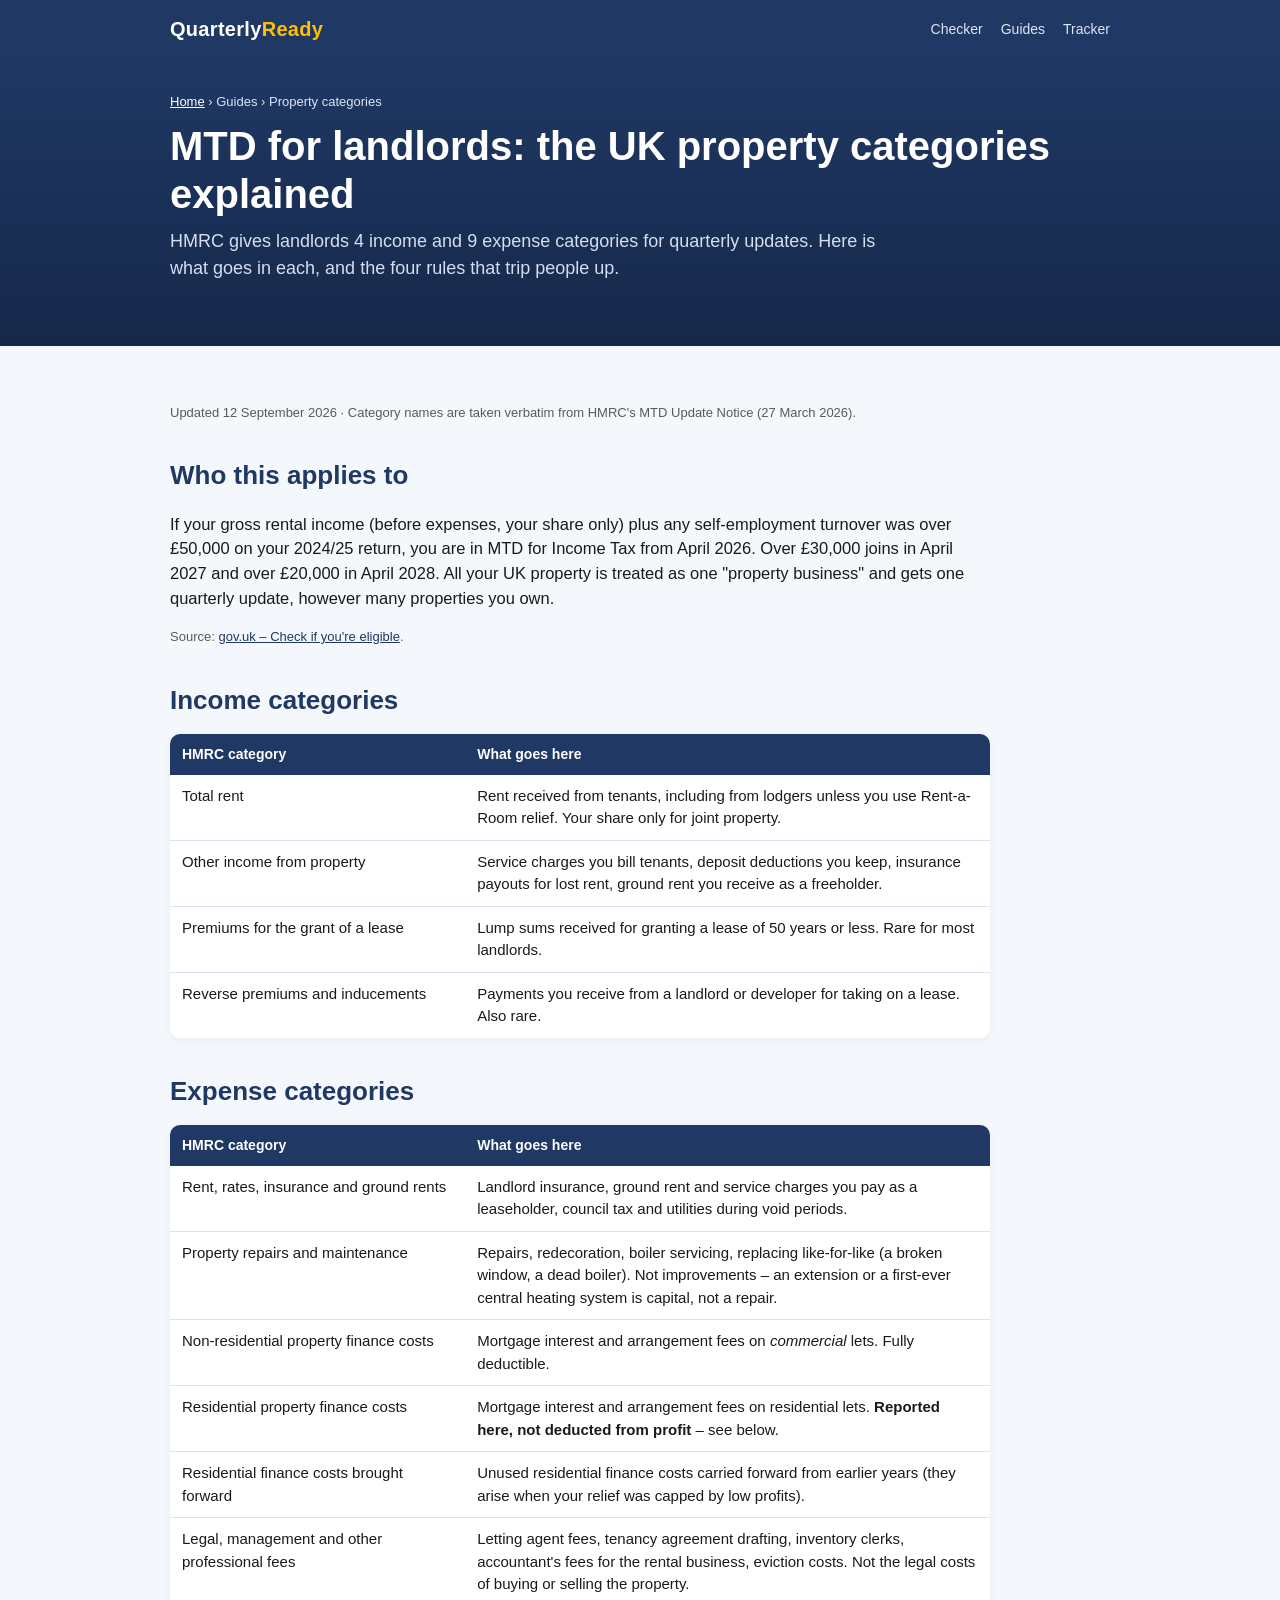
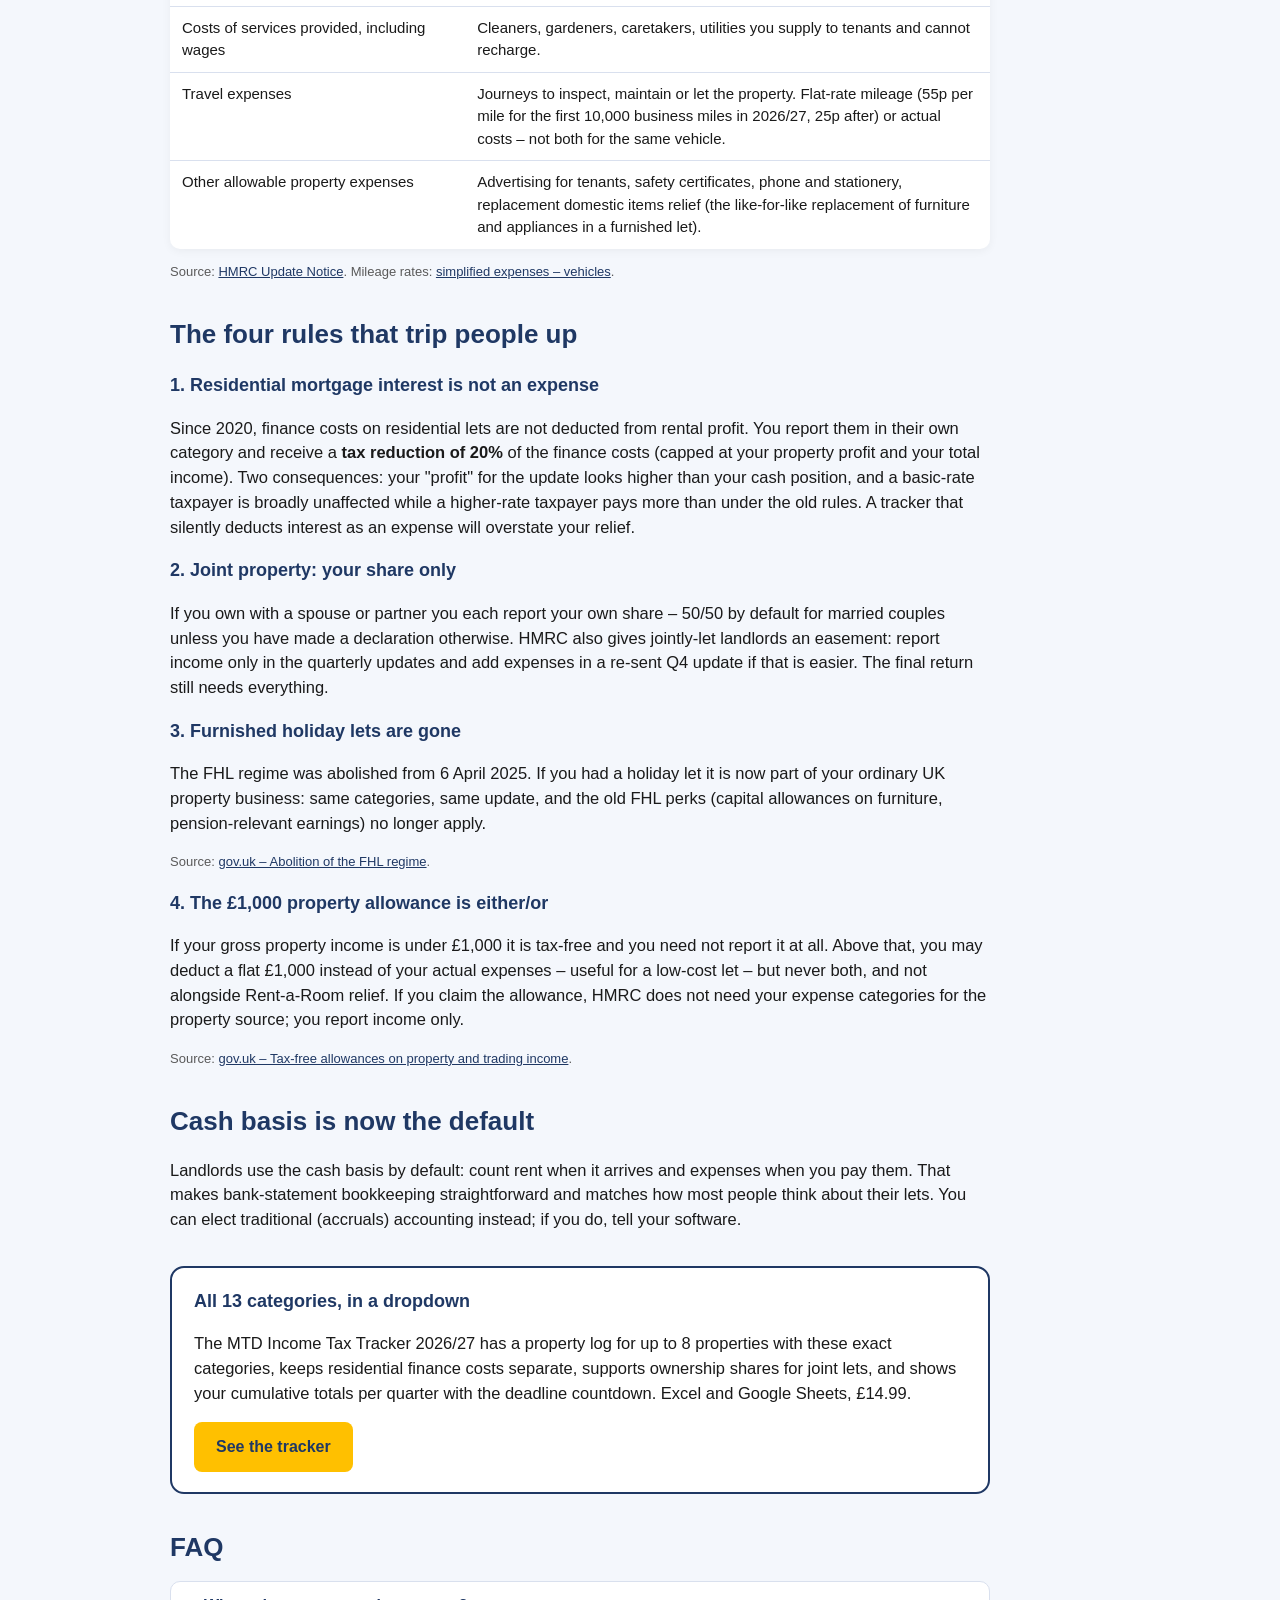
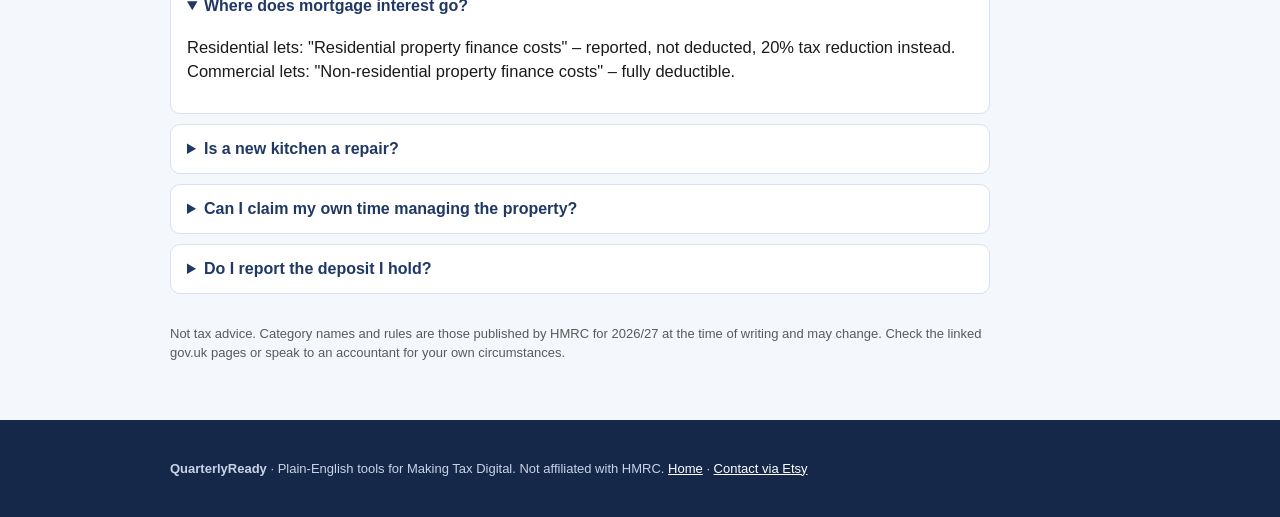
<file: mtd-landlords-property-categories.html>
<!DOCTYPE html>
<html lang="en-GB">
<head>
<meta charset="utf-8">
<meta name="viewport" content="width=device-width, initial-scale=1">
<title>MTD for landlords: the 13 UK property categories explained | QuarterlyReady</title>
<meta name="description" content="What goes in each HMRC property income and expense category for Making Tax Digital quarterly updates – rent, mortgage interest, repairs, agent fees, joint lets, the £1,000 allowance and former furnished holiday lets.">
<link rel="canonical" href="https://remoteworksdesing.github.io/quarterlyready/mtd-landlords-property-categories.html">
<link rel="stylesheet" href="style.css">
<script type="application/ld+json">
{"@context":"https://schema.org","@type":"Article","headline":"MTD for landlords: the UK property categories explained","datePublished":"2026-09-12","dateModified":"2026-09-12","author":{"@type":"Organization","name":"QuarterlyReady"},"mainEntityOfPage":"https://remoteworksdesing.github.io/quarterlyready/mtd-landlords-property-categories.html"}
</script>
<script type="application/ld+json">
{"@context":"https://schema.org","@type":"FAQPage","mainEntity":[
{"@type":"Question","name":"Where does mortgage interest go in an MTD quarterly update?","acceptedAnswer":{"@type":"Answer","text":"For residential lets it goes in 'Residential property finance costs'. It is reported but not deducted from profit; you receive a tax reduction of 20% of the finance costs instead. Interest on commercial property goes in 'Non-residential property finance costs' and is fully deductible."}},
{"@type":"Question","name":"Do landlords with jointly owned property report the full rent?","acceptedAnswer":{"@type":"Answer","text":"No. Each owner reports their own share of income and expenses. HMRC also allows jointly-let landlords to report income only in quarterly updates and add expenses in a re-sent Q4 update."}},
{"@type":"Question","name":"Are furnished holiday lets still separate under MTD?","acceptedAnswer":{"@type":"Answer","text":"No. The furnished holiday lettings regime was abolished from 6 April 2025. Former FHLs are now part of your ordinary UK property business and use the same categories."}},
{"@type":"Question","name":"Can I use the £1,000 property allowance instead of expenses?","acceptedAnswer":{"@type":"Answer","text":"Yes, if it gives a better result. You deduct £1,000 instead of your actual expenses – never both – and it cannot be combined with Rent-a-Room relief. If you claim it, HMRC does not need your expense figures for that source."}}
]}
</script>
</head>
<body>
<header><div class="wrap" style="display:flex;justify-content:space-between;align-items:center">
  <div class="brand"><a href="index.html" style="color:#fff;text-decoration:none">Quarterly<span>Ready</span></a></div>
  <nav><a href="index.html#checker">Checker</a><a href="index.html#guides">Guides</a><a href="index.html#tracker">Tracker</a></nav>
</div></header>

<div class="hero small"><div class="wrap">
  <div class="breadcrumb"><a href="index.html">Home</a> › Guides › Property categories</div>
  <h1>MTD for landlords: the UK property categories explained</h1>
  <p>HMRC gives landlords 4 income and 9 expense categories for quarterly updates. Here is what goes in each, and the four rules that trip people up.</p>
</div></div>

<section><div class="wrap"><article>
<p class="updated">Updated 12 September 2026 · Category names are taken verbatim from HMRC's MTD Update Notice (27 March 2026).</p>

<h2>Who this applies to</h2>
<p>If your gross rental income (before expenses, your share only) plus any self-employment turnover was over £50,000 on your 2024/25 return, you are in MTD for Income Tax from April 2026. Over £30,000 joins in April 2027 and over £20,000 in April 2028. All your UK property is treated as one "property business" and gets one quarterly update, however many properties you own.</p>
<p class="note">Source: <a href="https://www.gov.uk/guidance/check-if-youre-eligible-for-making-tax-digital-for-income-tax">gov.uk – Check if you're eligible</a>.</p>

<h2>Income categories</h2>
<table>
  <tr><th style="width:36%">HMRC category</th><th>What goes here</th></tr>
  <tr><td>Total rent</td><td>Rent received from tenants, including from lodgers unless you use Rent-a-Room relief. Your share only for joint property.</td></tr>
  <tr><td>Other income from property</td><td>Service charges you bill tenants, deposit deductions you keep, insurance payouts for lost rent, ground rent you receive as a freeholder.</td></tr>
  <tr><td>Premiums for the grant of a lease</td><td>Lump sums received for granting a lease of 50 years or less. Rare for most landlords.</td></tr>
  <tr><td>Reverse premiums and inducements</td><td>Payments you receive from a landlord or developer for taking on a lease. Also rare.</td></tr>
</table>

<h2>Expense categories</h2>
<table>
  <tr><th style="width:36%">HMRC category</th><th>What goes here</th></tr>
  <tr><td>Rent, rates, insurance and ground rents</td><td>Landlord insurance, ground rent and service charges you pay as a leaseholder, council tax and utilities during void periods.</td></tr>
  <tr><td>Property repairs and maintenance</td><td>Repairs, redecoration, boiler servicing, replacing like-for-like (a broken window, a dead boiler). Not improvements – an extension or a first-ever central heating system is capital, not a repair.</td></tr>
  <tr><td>Non-residential property finance costs</td><td>Mortgage interest and arrangement fees on <em>commercial</em> lets. Fully deductible.</td></tr>
  <tr><td>Residential property finance costs</td><td>Mortgage interest and arrangement fees on residential lets. <strong>Reported here, not deducted from profit</strong> – see below.</td></tr>
  <tr><td>Residential finance costs brought forward</td><td>Unused residential finance costs carried forward from earlier years (they arise when your relief was capped by low profits).</td></tr>
  <tr><td>Legal, management and other professional fees</td><td>Letting agent fees, tenancy agreement drafting, inventory clerks, accountant's fees for the rental business, eviction costs. Not the legal costs of buying or selling the property.</td></tr>
  <tr><td>Costs of services provided, including wages</td><td>Cleaners, gardeners, caretakers, utilities you supply to tenants and cannot recharge.</td></tr>
  <tr><td>Travel expenses</td><td>Journeys to inspect, maintain or let the property. Flat-rate mileage (55p per mile for the first 10,000 business miles in 2026/27, 25p after) or actual costs – not both for the same vehicle.</td></tr>
  <tr><td>Other allowable property expenses</td><td>Advertising for tenants, safety certificates, phone and stationery, replacement domestic items relief (the like-for-like replacement of furniture and appliances in a furnished let).</td></tr>
</table>
<p class="note">Source: <a href="https://www.gov.uk/government/publications/update-notice-for-making-tax-digital-for-income-tax/making-tax-digital-for-income-tax-update-notice">HMRC Update Notice</a>. Mileage rates: <a href="https://www.gov.uk/simpler-income-tax-simplified-expenses/vehicles">simplified expenses – vehicles</a>.</p>

<h2>The four rules that trip people up</h2>
<h3>1. Residential mortgage interest is not an expense</h3>
<p>Since 2020, finance costs on residential lets are not deducted from rental profit. You report them in their own category and receive a <strong>tax reduction of 20%</strong> of the finance costs (capped at your property profit and your total income). Two consequences: your "profit" for the update looks higher than your cash position, and a basic-rate taxpayer is broadly unaffected while a higher-rate taxpayer pays more than under the old rules. A tracker that silently deducts interest as an expense will overstate your relief.</p>

<h3>2. Joint property: your share only</h3>
<p>If you own with a spouse or partner you each report your own share – 50/50 by default for married couples unless you have made a declaration otherwise. HMRC also gives jointly-let landlords an easement: report income only in the quarterly updates and add expenses in a re-sent Q4 update if that is easier. The final return still needs everything.</p>

<h3>3. Furnished holiday lets are gone</h3>
<p>The FHL regime was abolished from 6 April 2025. If you had a holiday let it is now part of your ordinary UK property business: same categories, same update, and the old FHL perks (capital allowances on furniture, pension-relevant earnings) no longer apply.</p>
<p class="note">Source: <a href="https://www.gov.uk/government/publications/furnished-holiday-lettings-tax-regime-abolition/abolition-of-the-furnished-holiday-lettings-tax-regime">gov.uk – Abolition of the FHL regime</a>.</p>

<h3>4. The £1,000 property allowance is either/or</h3>
<p>If your gross property income is under £1,000 it is tax-free and you need not report it at all. Above that, you may deduct a flat £1,000 instead of your actual expenses – useful for a low-cost let – but never both, and not alongside Rent-a-Room relief. If you claim the allowance, HMRC does not need your expense categories for the property source; you report income only.</p>
<p class="note">Source: <a href="https://www.gov.uk/guidance/tax-free-allowances-on-property-and-trading-income">gov.uk – Tax-free allowances on property and trading income</a>.</p>

<h2>Cash basis is now the default</h2>
<p>Landlords use the cash basis by default: count rent when it arrives and expenses when you pay them. That makes bank-statement bookkeeping straightforward and matches how most people think about their lets. You can elect traditional (accruals) accounting instead; if you do, tell your software.</p>

<div class="cta-box">
  <h3>All 13 categories, in a dropdown</h3>
  <p>The MTD Income Tax Tracker 2026/27 has a property log for up to 8 properties with these exact categories, keeps residential finance costs separate, supports ownership shares for joint lets, and shows your cumulative totals per quarter with the deadline countdown. Excel and Google Sheets, £14.99.</p>
  <a class="btn" href="index.html#tracker">See the tracker</a>
</div>

<h2>FAQ</h2>
<details open><summary>Where does mortgage interest go?</summary><p>Residential lets: "Residential property finance costs" – reported, not deducted, 20% tax reduction instead. Commercial lets: "Non-residential property finance costs" – fully deductible.</p></details>
<details><summary>Is a new kitchen a repair?</summary><p>Replacing a worn-out kitchen with a broadly similar one is a repair. Upgrading to something materially better, or adding what was not there before, is capital and does not go in the quarterly update.</p></details>
<details><summary>Can I claim my own time managing the property?</summary><p>No. Only money actually spent is an expense. Your own labour is not deductible.</p></details>
<details><summary>Do I report the deposit I hold?</summary><p>No. A protected deposit is the tenant's money. Only amounts you keep at the end of a tenancy (for damage or arrears) become income, under "Other income from property".</p></details>

<p class="note" style="margin-top:30px">Not tax advice. Category names and rules are those published by HMRC for 2026/27 at the time of writing and may change. Check the linked gov.uk pages or speak to an accountant for your own circumstances.</p>
</article></div></section>

<footer><div class="wrap"><p><strong>QuarterlyReady</strong> · Plain-English tools for Making Tax Digital. Not affiliated with HMRC. <a href="index.html">Home</a> · <a href="https://quarterlyreadyuk.etsy.com" rel="noopener">Contact via Etsy</a></p></div></footer>
</body>
</html>
</file>
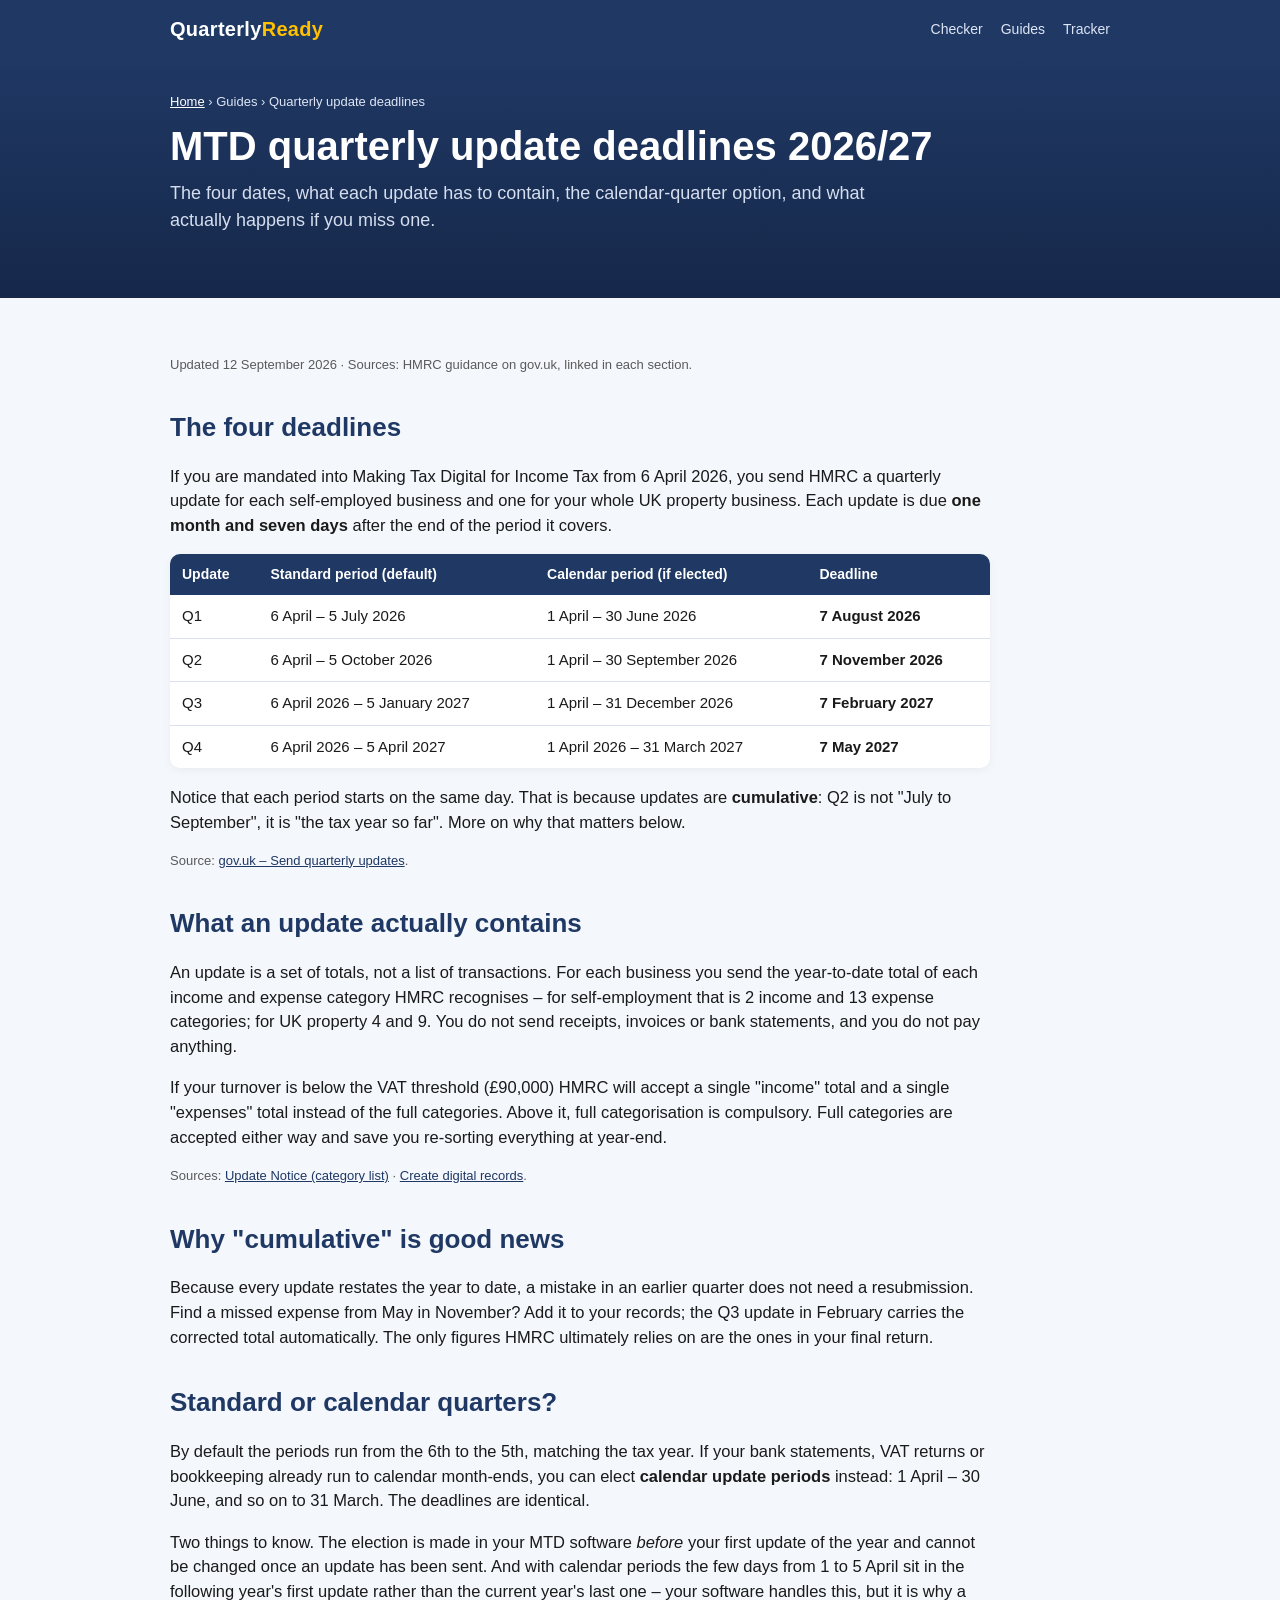
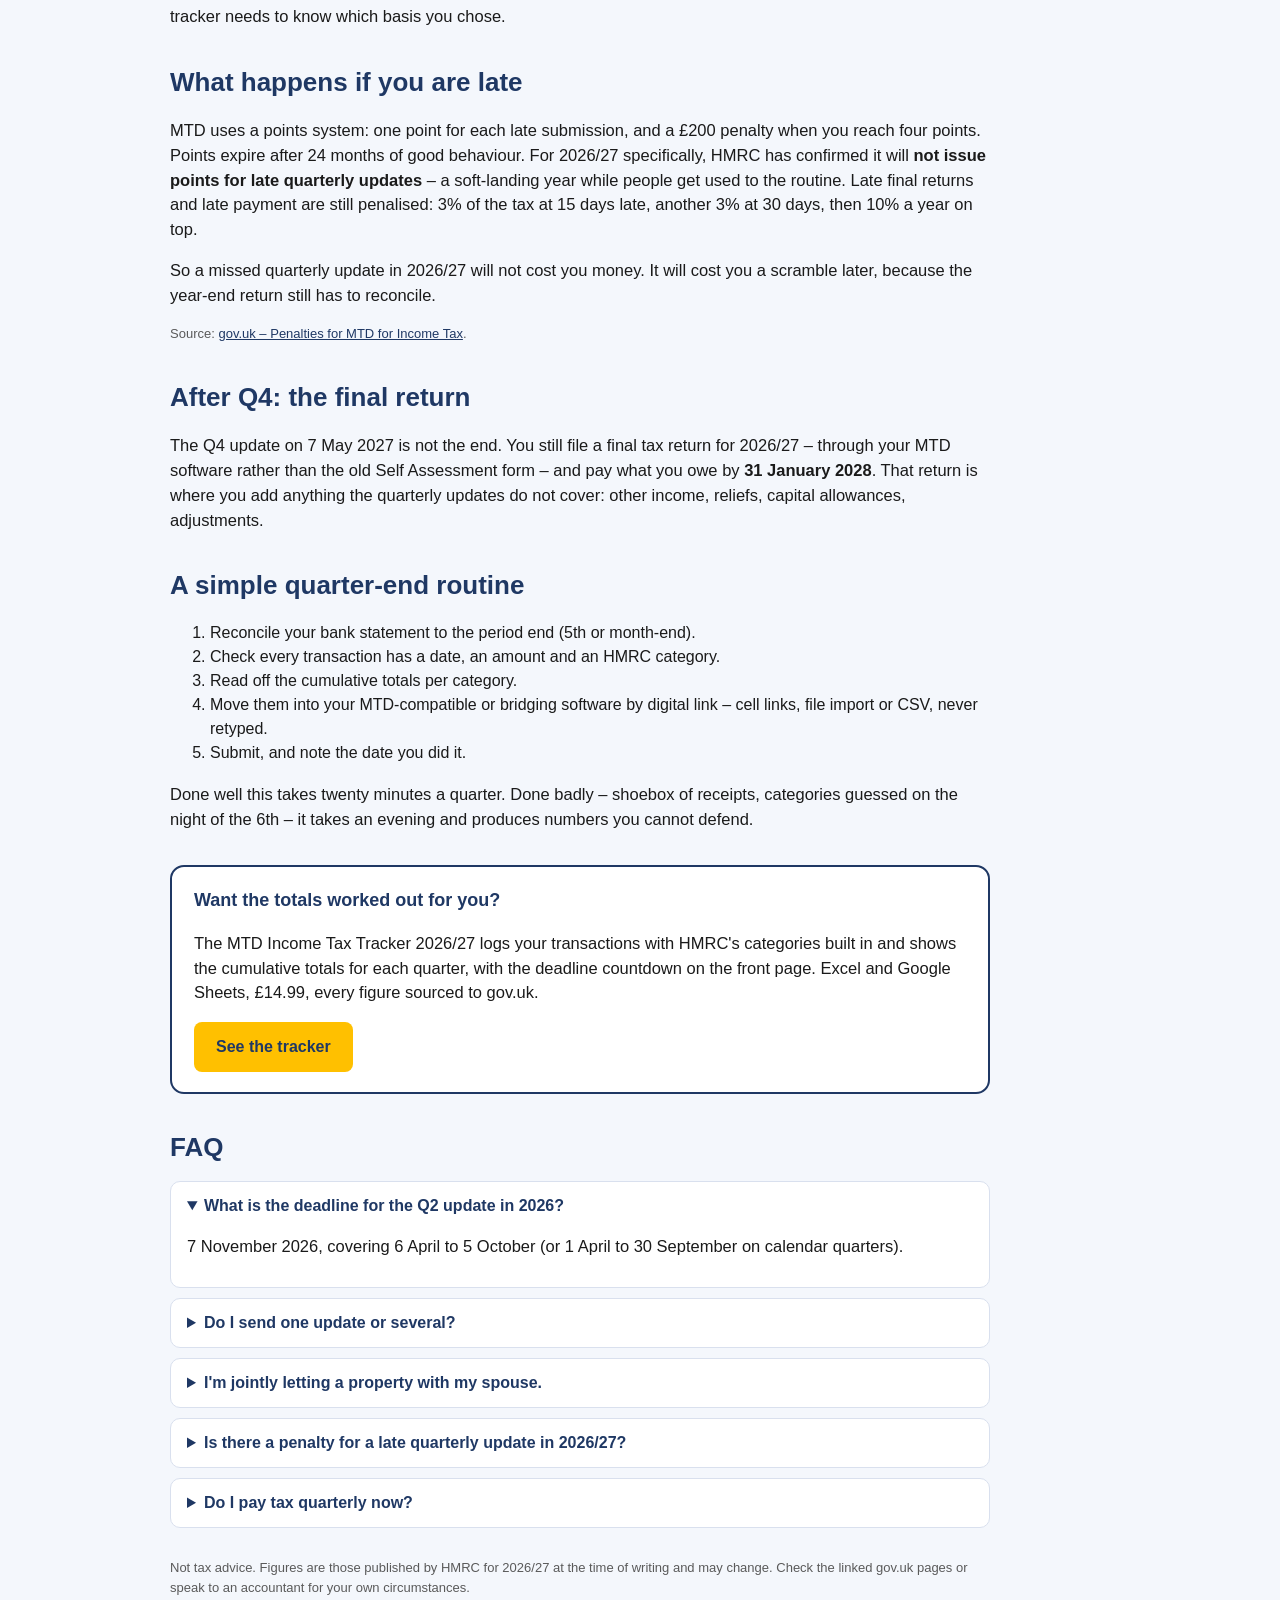
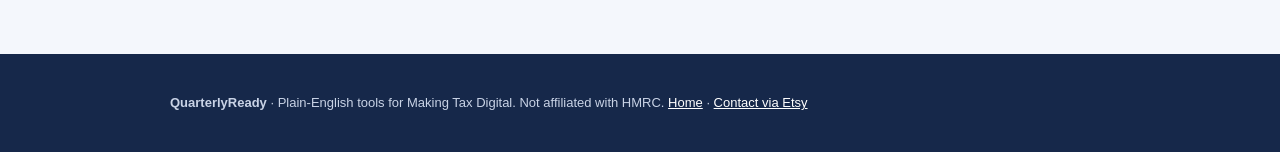
<file: mtd-quarterly-update-deadlines-2026-27.html>
<!DOCTYPE html>
<html lang="en-GB">
<head>
<meta charset="utf-8">
<meta name="viewport" content="width=device-width, initial-scale=1">
<title>MTD quarterly update deadlines 2026/27: dates, periods, what to send | QuarterlyReady</title>
<meta name="description" content="Every Making Tax Digital for Income Tax quarterly update deadline for 2026/27 – 7 August, 7 November, 7 February, 7 May – plus what an update contains, calendar quarters, and what happens if you're late.">
<link rel="canonical" href="https://remoteworksdesing.github.io/quarterlyready/mtd-quarterly-update-deadlines-2026-27.html">
<link rel="stylesheet" href="style.css">
<script type="application/ld+json">
{"@context":"https://schema.org","@type":"Article","headline":"MTD quarterly update deadlines 2026/27","datePublished":"2026-09-12","dateModified":"2026-09-12","author":{"@type":"Organization","name":"QuarterlyReady"},"mainEntityOfPage":"https://remoteworksdesing.github.io/quarterlyready/mtd-quarterly-update-deadlines-2026-27.html"}
</script>
<script type="application/ld+json">
{"@context":"https://schema.org","@type":"FAQPage","mainEntity":[
{"@type":"Question","name":"What is the deadline for the Q2 MTD quarterly update in 2026?","acceptedAnswer":{"@type":"Answer","text":"7 November 2026. It covers 6 April to 5 October 2026 on standard quarters, or 1 April to 30 September 2026 if you elected calendar quarters."}},
{"@type":"Question","name":"Is there a penalty for a late quarterly update in 2026/27?","acceptedAnswer":{"@type":"Answer","text":"HMRC has said it will not issue penalty points for late quarterly updates in the 2026/27 tax year. The points system (1 point per late submission, £200 at 4 points) still applies to the final tax return, and late payment penalties still apply."}},
{"@type":"Question","name":"Do I have to pay tax when I send a quarterly update?","acceptedAnswer":{"@type":"Answer","text":"No. Quarterly updates are information only. Tax for 2026/27 is paid by 31 January 2028, with payments on account where they apply."}},
{"@type":"Question","name":"Can I change from standard to calendar quarters after sending an update?","acceptedAnswer":{"@type":"Answer","text":"No. The calendar-quarter election must be made in your software before you send your first update for the tax year and cannot be changed once an update has been sent."}}
]}
</script>
</head>
<body>
<header><div class="wrap" style="display:flex;justify-content:space-between;align-items:center">
  <div class="brand"><a href="index.html" style="color:#fff;text-decoration:none">Quarterly<span>Ready</span></a></div>
  <nav><a href="index.html#checker">Checker</a><a href="index.html#guides">Guides</a><a href="index.html#tracker">Tracker</a></nav>
</div></header>

<div class="hero small"><div class="wrap">
  <div class="breadcrumb"><a href="index.html">Home</a> › Guides › Quarterly update deadlines</div>
  <h1>MTD quarterly update deadlines 2026/27</h1>
  <p>The four dates, what each update has to contain, the calendar-quarter option, and what actually happens if you miss one.</p>
</div></div>

<section><div class="wrap"><article>
<p class="updated">Updated 12 September 2026 · Sources: HMRC guidance on gov.uk, linked in each section.</p>

<h2>The four deadlines</h2>
<p>If you are mandated into Making Tax Digital for Income Tax from 6 April 2026, you send HMRC a quarterly update for each self-employed business and one for your whole UK property business. Each update is due <strong>one month and seven days</strong> after the end of the period it covers.</p>
<table>
  <tr><th>Update</th><th>Standard period (default)</th><th>Calendar period (if elected)</th><th>Deadline</th></tr>
  <tr><td>Q1</td><td>6 April – 5 July 2026</td><td>1 April – 30 June 2026</td><td><strong>7 August 2026</strong></td></tr>
  <tr><td>Q2</td><td>6 April – 5 October 2026</td><td>1 April – 30 September 2026</td><td><strong>7 November 2026</strong></td></tr>
  <tr><td>Q3</td><td>6 April 2026 – 5 January 2027</td><td>1 April – 31 December 2026</td><td><strong>7 February 2027</strong></td></tr>
  <tr><td>Q4</td><td>6 April 2026 – 5 April 2027</td><td>1 April 2026 – 31 March 2027</td><td><strong>7 May 2027</strong></td></tr>
</table>
<p>Notice that each period starts on the same day. That is because updates are <strong>cumulative</strong>: Q2 is not "July to September", it is "the tax year so far". More on why that matters below.</p>
<p class="note">Source: <a href="https://www.gov.uk/guidance/use-making-tax-digital-for-income-tax/send-quarterly-updates">gov.uk – Send quarterly updates</a>.</p>

<h2>What an update actually contains</h2>
<p>An update is a set of totals, not a list of transactions. For each business you send the year-to-date total of each income and expense category HMRC recognises – for self-employment that is 2 income and 13 expense categories; for UK property 4 and 9. You do not send receipts, invoices or bank statements, and you do not pay anything.</p>
<p>If your turnover is below the VAT threshold (£90,000) HMRC will accept a single "income" total and a single "expenses" total instead of the full categories. Above it, full categorisation is compulsory. Full categories are accepted either way and save you re-sorting everything at year-end.</p>
<p class="note">Sources: <a href="https://www.gov.uk/government/publications/update-notice-for-making-tax-digital-for-income-tax/making-tax-digital-for-income-tax-update-notice">Update Notice (category list)</a> · <a href="https://www.gov.uk/guidance/use-making-tax-digital-for-income-tax/create-digital-records">Create digital records</a>.</p>

<h2>Why "cumulative" is good news</h2>
<p>Because every update restates the year to date, a mistake in an earlier quarter does not need a resubmission. Find a missed expense from May in November? Add it to your records; the Q3 update in February carries the corrected total automatically. The only figures HMRC ultimately relies on are the ones in your final return.</p>

<h2>Standard or calendar quarters?</h2>
<p>By default the periods run from the 6th to the 5th, matching the tax year. If your bank statements, VAT returns or bookkeeping already run to calendar month-ends, you can elect <strong>calendar update periods</strong> instead: 1 April – 30 June, and so on to 31 March. The deadlines are identical.</p>
<p>Two things to know. The election is made in your MTD software <em>before</em> your first update of the year and cannot be changed once an update has been sent. And with calendar periods the few days from 1 to 5 April sit in the following year's first update rather than the current year's last one – your software handles this, but it is why a tracker needs to know which basis you chose.</p>

<h2>What happens if you are late</h2>
<p>MTD uses a points system: one point for each late submission, and a £200 penalty when you reach four points. Points expire after 24 months of good behaviour. For 2026/27 specifically, HMRC has confirmed it will <strong>not issue points for late quarterly updates</strong> – a soft-landing year while people get used to the routine. Late final returns and late payment are still penalised: 3% of the tax at 15 days late, another 3% at 30 days, then 10% a year on top.</p>
<p>So a missed quarterly update in 2026/27 will not cost you money. It will cost you a scramble later, because the year-end return still has to reconcile.</p>
<p class="note">Source: <a href="https://www.gov.uk/guidance/penalties-for-making-tax-digital-for-income-tax">gov.uk – Penalties for MTD for Income Tax</a>.</p>

<h2>After Q4: the final return</h2>
<p>The Q4 update on 7 May 2027 is not the end. You still file a final tax return for 2026/27 – through your MTD software rather than the old Self Assessment form – and pay what you owe by <strong>31 January 2028</strong>. That return is where you add anything the quarterly updates do not cover: other income, reliefs, capital allowances, adjustments.</p>

<h2>A simple quarter-end routine</h2>
<ol>
  <li>Reconcile your bank statement to the period end (5th or month-end).</li>
  <li>Check every transaction has a date, an amount and an HMRC category.</li>
  <li>Read off the cumulative totals per category.</li>
  <li>Move them into your MTD-compatible or bridging software by digital link – cell links, file import or CSV, never retyped.</li>
  <li>Submit, and note the date you did it.</li>
</ol>
<p>Done well this takes twenty minutes a quarter. Done badly – shoebox of receipts, categories guessed on the night of the 6th – it takes an evening and produces numbers you cannot defend.</p>

<div class="cta-box">
  <h3>Want the totals worked out for you?</h3>
  <p>The MTD Income Tax Tracker 2026/27 logs your transactions with HMRC's categories built in and shows the cumulative totals for each quarter, with the deadline countdown on the front page. Excel and Google Sheets, £14.99, every figure sourced to gov.uk.</p>
  <a class="btn" href="index.html#tracker">See the tracker</a>
</div>

<h2>FAQ</h2>
<details open><summary>What is the deadline for the Q2 update in 2026?</summary><p>7 November 2026, covering 6 April to 5 October (or 1 April to 30 September on calendar quarters).</p></details>
<details><summary>Do I send one update or several?</summary><p>One per self-employed business, plus one covering all your UK property together. Two trades and a rental portfolio means three updates each quarter.</p></details>
<details><summary>I'm jointly letting a property with my spouse.</summary><p>Each of you reports your own share. HMRC also allows jointly-let landlords to report income only in the quarterly updates and add expenses in a re-sent Q4 update.</p></details>
<details><summary>Is there a penalty for a late quarterly update in 2026/27?</summary><p>No points will be issued for late quarterly updates in 2026/27. The final return and payment deadlines are still enforced.</p></details>
<details><summary>Do I pay tax quarterly now?</summary><p>No. Quarterly updates are information only. Payment dates have not changed.</p></details>

<p class="note" style="margin-top:30px">Not tax advice. Figures are those published by HMRC for 2026/27 at the time of writing and may change. Check the linked gov.uk pages or speak to an accountant for your own circumstances.</p>
</article></div></section>

<footer><div class="wrap"><p><strong>QuarterlyReady</strong> · Plain-English tools for Making Tax Digital. Not affiliated with HMRC. <a href="index.html">Home</a> · <a href="https://quarterlyreadyuk.etsy.com" rel="noopener">Contact via Etsy</a></p></div></footer>
</body>
</html>
</file>
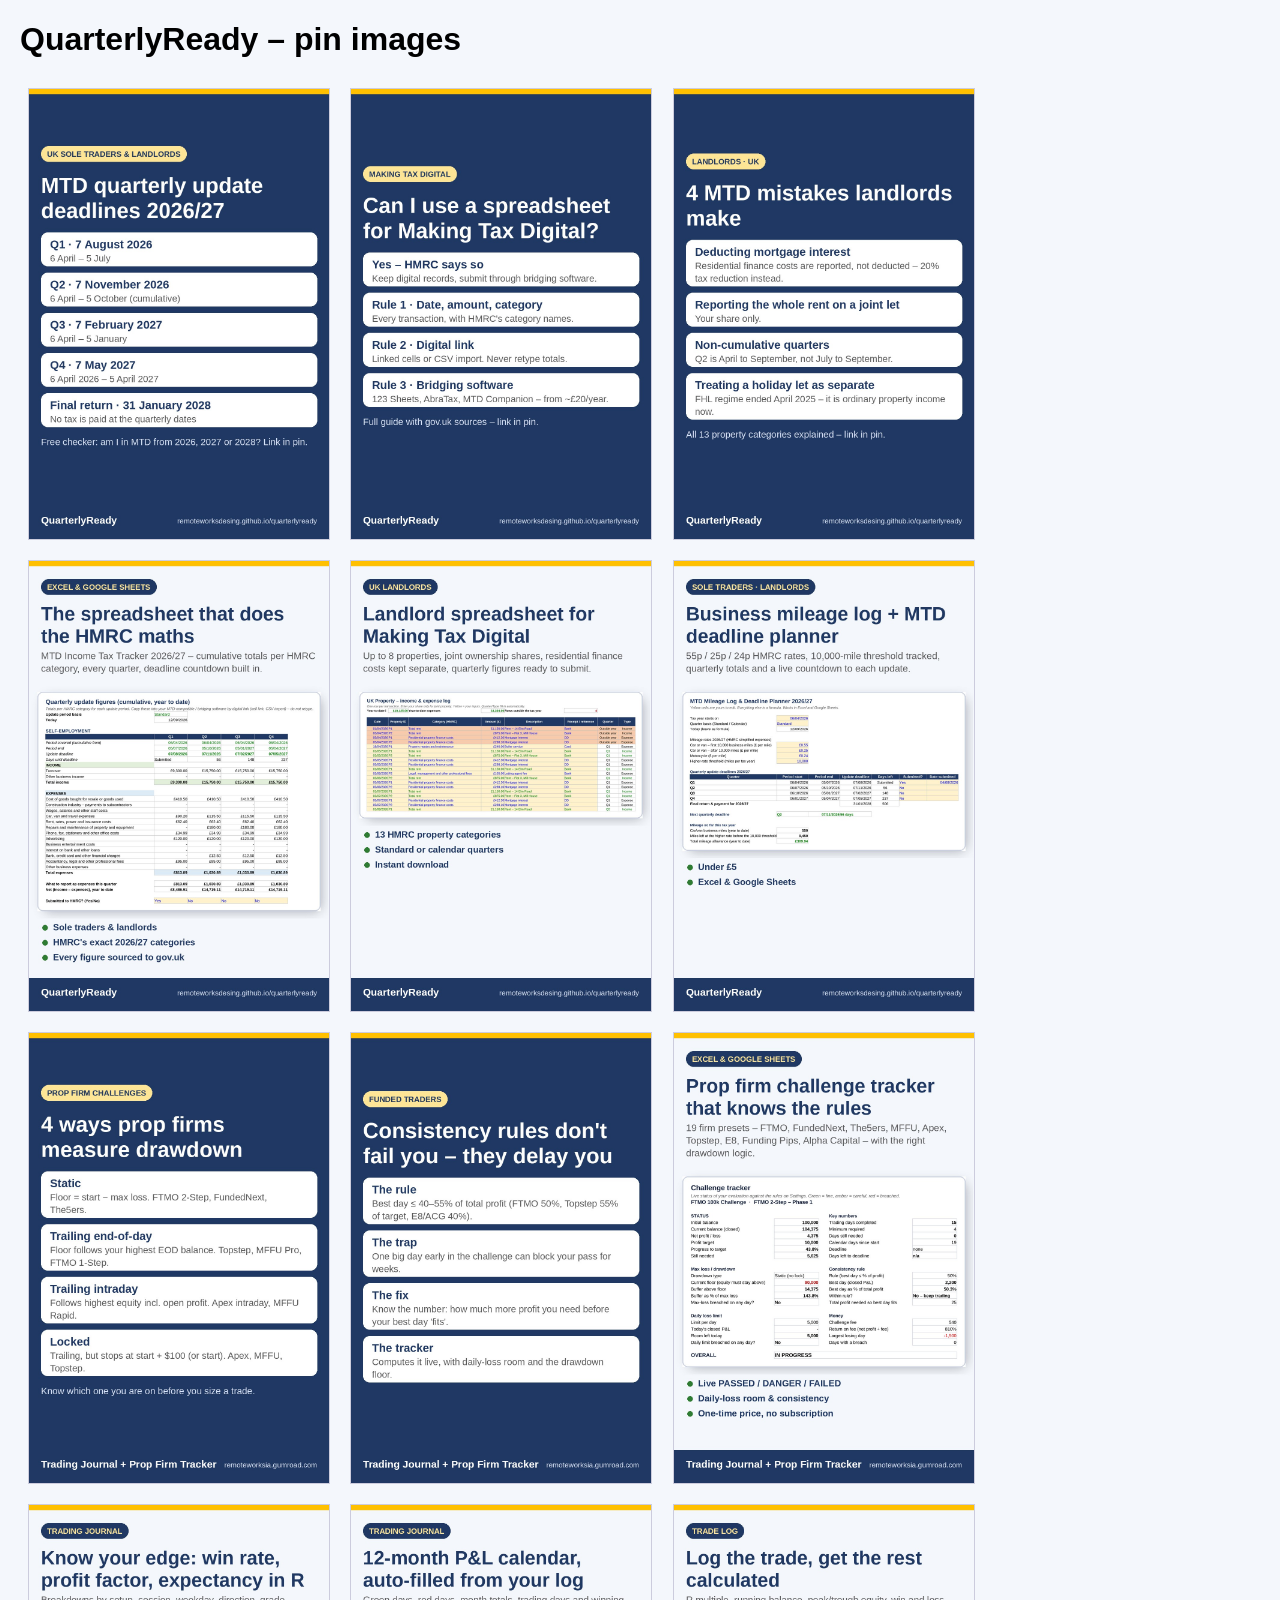
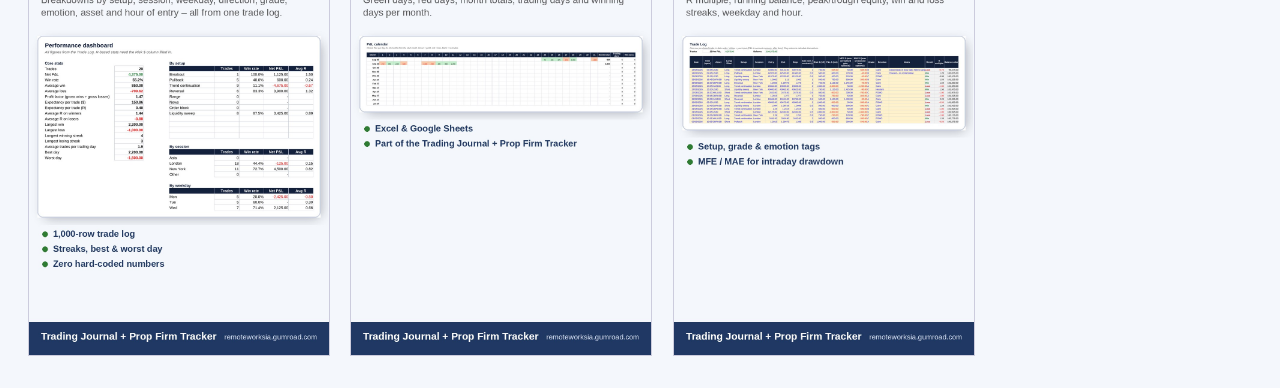
<file: pins.html>
<!DOCTYPE html>
<html lang="en"><head><meta charset="utf-8"><meta name="robots" content="noindex"><title>QuarterlyReady – pin images</title>
<style>body{font-family:Arial,sans-serif;margin:20px;background:#f4f7fc}img{width:300px;margin:8px;border:1px solid #ccd}</style></head>
<body><h1>QuarterlyReady – pin images</h1>
<img src="tax-01-deadlines.jpg" alt="MTD quarterly update deadlines 2026/27 for UK sole traders and landlords">
<img src="tax-02-spreadsheet-rules.jpg" alt="Can I use a spreadsheet for Making Tax Digital? The 3 rules">
<img src="tax-03-landlord-mistakes.jpg" alt="4 MTD mistakes UK landlords make">
<img src="tax-04-tracker.jpg" alt="MTD Income Tax Tracker 2026/27 Excel and Google Sheets">
<img src="tax-05-landlord.jpg" alt="Landlord spreadsheet UK 2026/27 for Making Tax Digital">
<img src="tax-06-mileage.jpg" alt="Business mileage log and MTD deadline planner">
<img src="trade-01-drawdown-types.jpg" alt="4 ways prop firms measure drawdown">
<img src="trade-02-consistency.jpg" alt="Prop firm consistency rules explained">
<img src="trade-03-challenge.jpg" alt="Prop firm challenge tracker with 19 firm presets">
<img src="trade-04-dashboard.jpg" alt="Trading journal dashboard: win rate, profit factor, expectancy">
<img src="trade-05-calendar.jpg" alt="12-month trading P&L calendar">
<img src="trade-06-tradelog.jpg" alt="Trade log template with R multiple and streaks">
</body></html>
</file>
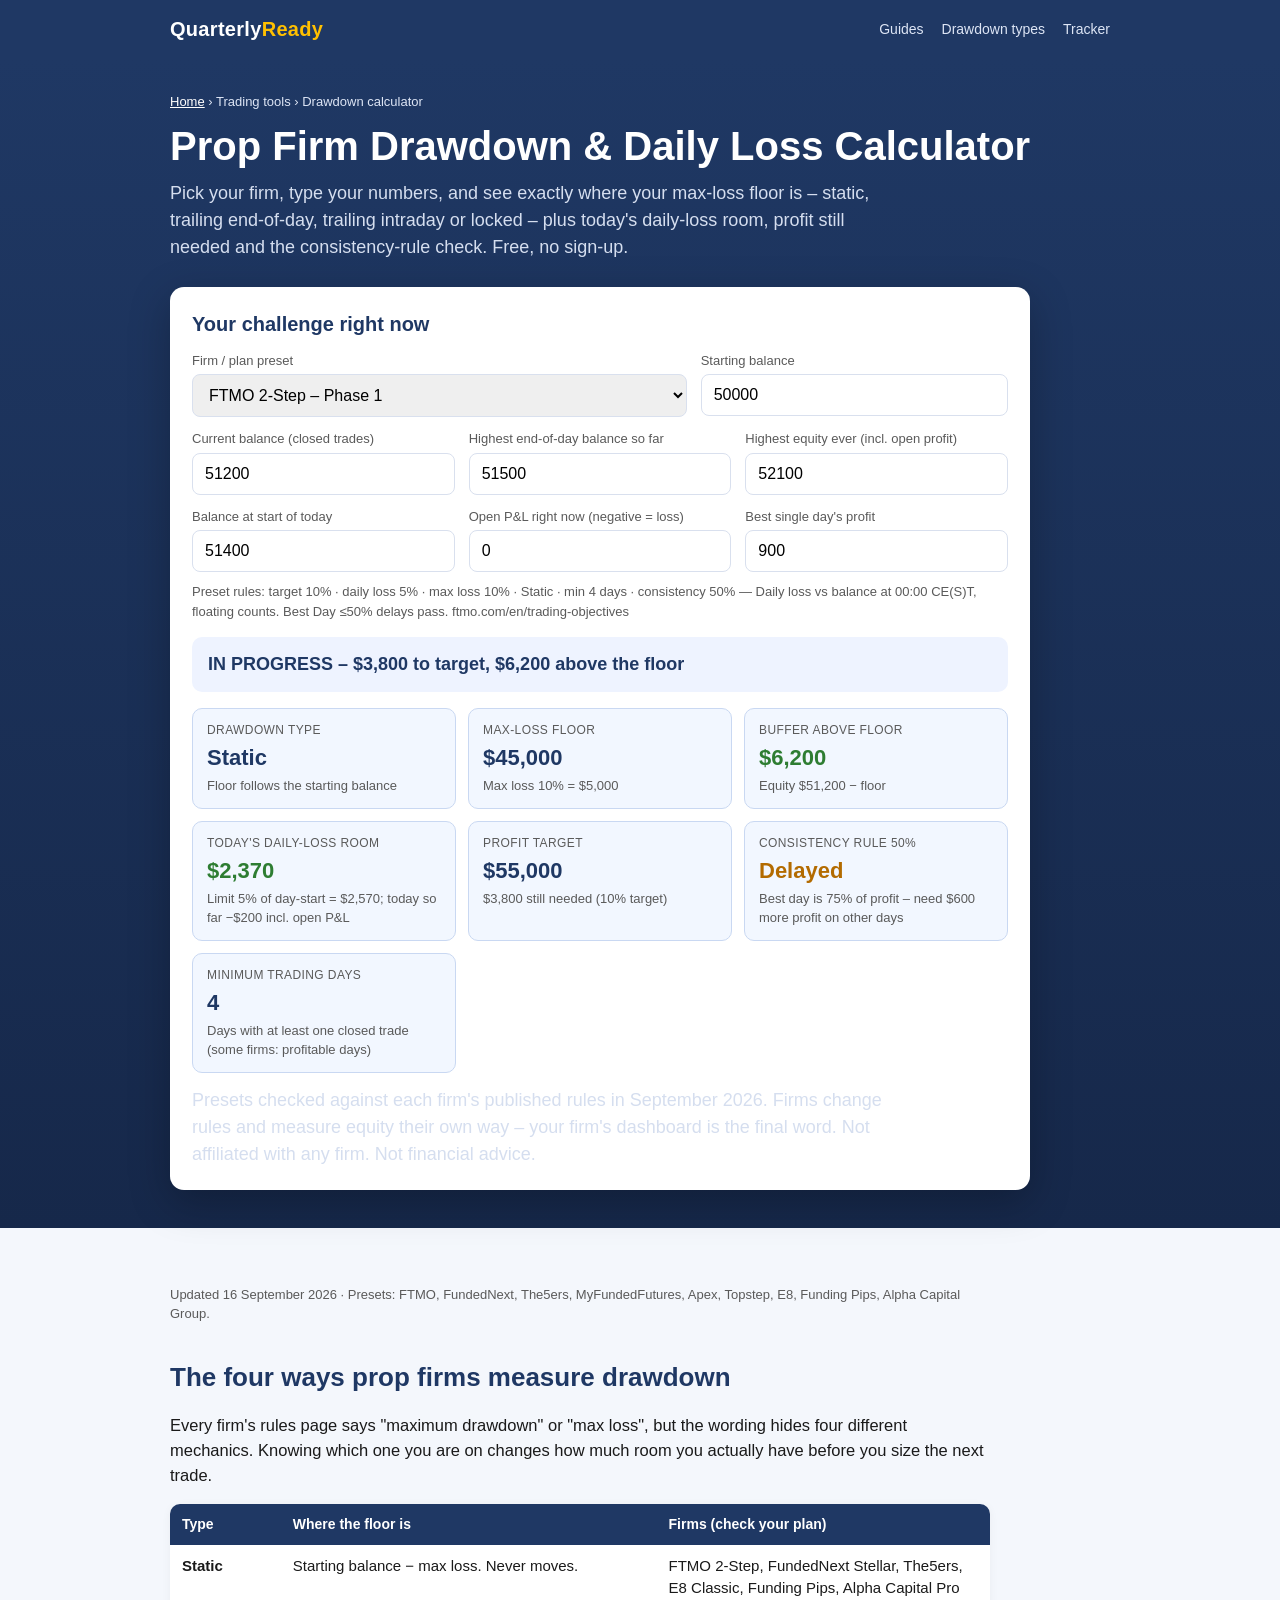
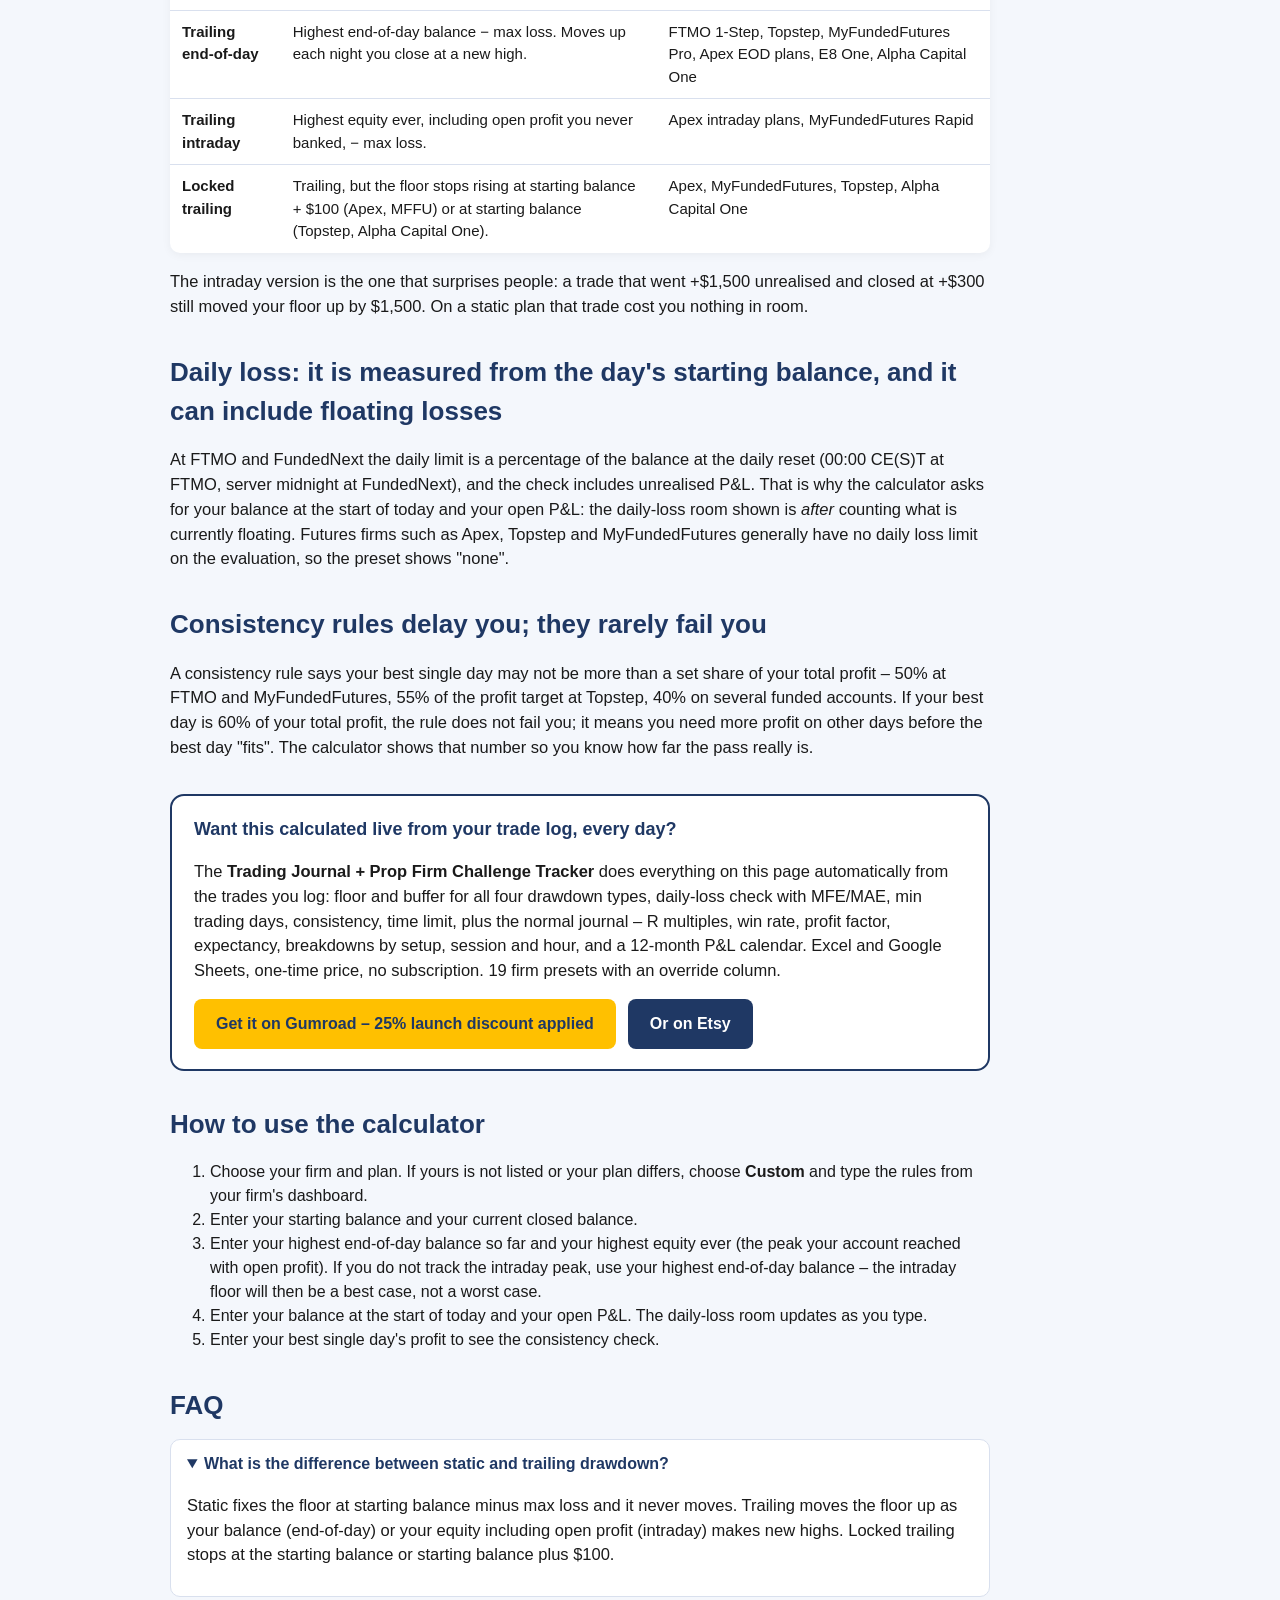
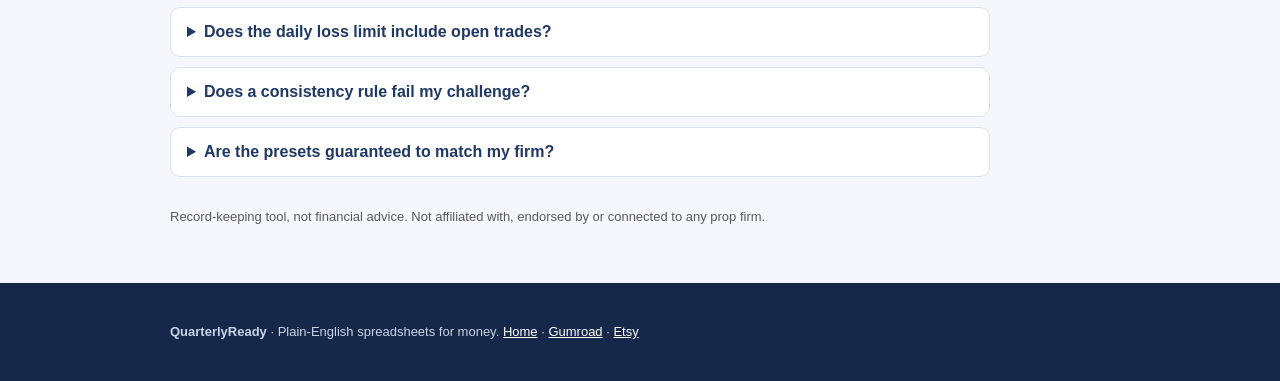
<file: prop-firm-drawdown-calculator.html>
<!DOCTYPE html>
<html lang="en">
<head>
<meta charset="utf-8">
<meta name="viewport" content="width=device-width, initial-scale=1">
<title>Prop Firm Drawdown & Daily Loss Calculator – FTMO, Apex, Topstep, MFFU, FundedNext (free) | QuarterlyReady</title>
<meta name="description" content="Free calculator: enter your prop-firm challenge balance and get the max-loss floor (static, trailing EOD, trailing intraday or locked), your buffer, today's daily-loss room, profit still needed and whether the consistency rule will delay you. 19 firm presets.">
<link rel="canonical" href="https://remoteworksdesing.github.io/quarterlyready/prop-firm-drawdown-calculator.html">
<link rel="stylesheet" href="style.css">
<script type="application/ld+json">
{"@context":"https://schema.org","@type":"WebApplication","name":"Prop Firm Drawdown & Daily Loss Calculator","applicationCategory":"FinanceApplication","operatingSystem":"Web","offers":{"@type":"Offer","price":"0","priceCurrency":"USD"},"url":"https://remoteworksdesing.github.io/quarterlyready/prop-firm-drawdown-calculator.html","author":{"@type":"Organization","name":"QuarterlyReady"},"datePublished":"2026-09-16"}
</script>
<script type="application/ld+json">
{"@context":"https://schema.org","@type":"FAQPage","mainEntity":[
{"@type":"Question","name":"What is the difference between static and trailing drawdown?","acceptedAnswer":{"@type":"Answer","text":"Static drawdown fixes the max-loss floor at the starting balance minus the max loss, and it never moves. Trailing drawdown moves the floor up as your balance (end-of-day trailing) or your equity including open profit (intraday trailing) makes new highs. Some firms lock the trailing floor once it reaches the starting balance or starting balance plus $100."}},
{"@type":"Question","name":"Does the daily loss limit include open trades?","acceptedAnswer":{"@type":"Answer","text":"At FTMO and FundedNext, yes: the daily loss is measured against the balance at the start of the trading day and includes floating (unrealised) losses. A trade that is deep in drawdown at the daily reset can breach the limit even if it later recovers."}},
{"@type":"Question","name":"Does a consistency rule fail my challenge?","acceptedAnswer":{"@type":"Answer","text":"Usually not. Most consistency rules (best day no more than 40–55% of total profit) delay your pass or payout until other days have added enough profit for the best day to fall under the percentage. The calculator shows how much more profit you need."}},
{"@type":"Question","name":"Are the presets guaranteed to match my firm?","acceptedAnswer":{"@type":"Answer","text":"No. They were checked against each firm's published rules in September 2026, but firms change rules and measure equity in their own way. Your firm's dashboard is always the final word; use the Custom preset if your plan differs."}}
]}
</script>
<style>
  .calc{background:var(--card);color:var(--text);border-radius:14px;padding:22px;box-shadow:0 12px 40px rgba(0,0,0,.25);max-width:860px}
  .calc h2{margin:0 0 6px;font-size:20px;color:var(--navy)}
  .kpis{display:grid;grid-template-columns:repeat(auto-fit,minmax(200px,1fr));gap:12px;margin-top:16px}
  .kpi{background:#f2f7ff;border:1px solid #c9d8f2;border-radius:10px;padding:12px 14px}
  .kpi .l{font-size:12px;color:var(--muted);text-transform:uppercase;letter-spacing:.4px}
  .kpi .v{font-size:22px;font-weight:bold;color:var(--navy);margin-top:2px}
  .kpi .s{font-size:13px;color:var(--muted);margin-top:2px}
  .kpi.ok .v{color:var(--ok)} .kpi.warn .v{color:var(--warn)} .kpi.amber .v{color:#b36b00}
  .status{margin-top:16px;padding:14px 16px;border-radius:10px;font-weight:bold;font-size:18px;background:#eef3ff;color:var(--navy)}
  .status.ok{background:#e6f4ea;color:var(--ok)} .status.warn{background:#fdecea;color:var(--warn)} .status.amber{background:#fff4e0;color:#b36b00}
  .rules{font-size:13px;color:var(--muted);margin-top:10px}
  .hero .calc label{color:var(--muted)}
</style>
</head>
<body>
<header><div class="wrap" style="display:flex;justify-content:space-between;align-items:center">
  <div class="brand"><a href="index.html" style="color:#fff;text-decoration:none">Quarterly<span>Ready</span></a></div>
  <nav><a href="index.html#guides">Guides</a><a href="#types">Drawdown types</a><a href="#tracker">Tracker</a></nav>
</div></header>

<div class="hero small"><div class="wrap">
  <div class="breadcrumb"><a href="index.html">Home</a> › Trading tools › Drawdown calculator</div>
  <h1>Prop Firm Drawdown &amp; Daily Loss Calculator</h1>
  <p>Pick your firm, type your numbers, and see exactly where your max-loss floor is – static, trailing end-of-day, trailing intraday or locked – plus today's daily-loss room, profit still needed and the consistency-rule check. Free, no sign-up.</p>

  <div class="calc" id="calc">
    <h2>Your challenge right now</h2>
    <div class="row">
      <div class="field" style="flex:2 1 320px"><label for="preset">Firm / plan preset</label><select id="preset"></select></div>
      <div class="field"><label for="initial">Starting balance</label><input type="number" id="initial" value="50000" min="1" step="100"></div>
    </div>
    <div class="row">
      <div class="field"><label for="balance">Current balance (closed trades)</label><input type="number" id="balance" value="51200" step="10"></div>
      <div class="field"><label for="hwm">Highest end-of-day balance so far</label><input type="number" id="hwm" value="51500" step="10"></div>
      <div class="field"><label for="peak">Highest equity ever (incl. open profit)</label><input type="number" id="peak" value="52100" step="10"></div>
    </div>
    <div class="row">
      <div class="field"><label for="daystart">Balance at start of today</label><input type="number" id="daystart" value="51400" step="10"></div>
      <div class="field"><label for="openpl">Open P&amp;L right now (negative = loss)</label><input type="number" id="openpl" value="0" step="10"></div>
      <div class="field"><label for="bestday">Best single day's profit</label><input type="number" id="bestday" value="900" step="10"></div>
    </div>
    <div class="row" id="customRow" style="display:none">
      <div class="field"><label for="c_target">Profit target %</label><input type="number" id="c_target" value="10" step="0.5"></div>
      <div class="field"><label for="c_daily">Daily loss % (0 = none)</label><input type="number" id="c_daily" value="5" step="0.5"></div>
      <div class="field"><label for="c_max">Max loss %</label><input type="number" id="c_max" value="10" step="0.5"></div>
      <div class="field"><label for="c_type">Drawdown type</label><select id="c_type"><option>Static</option><option>Trailing EOD</option><option>Trailing intraday</option></select></div>
      <div class="field"><label for="c_lock">Lock at initial + $ (blank = no lock)</label><input type="number" id="c_lock" value="" step="10"></div>
      <div class="field"><label for="c_cons">Consistency % (0 = none)</label><input type="number" id="c_cons" value="0" step="5"></div>
    </div>
    <div class="rules" id="rules"></div>
    <div class="status" id="status"></div>
    <div class="kpis" id="kpis"></div>
    <p class="note" style="margin:14px 0 0">Presets checked against each firm's published rules in September 2026. Firms change rules and measure equity their own way – your firm's dashboard is the final word. Not affiliated with any firm. Not financial advice.</p>
  </div>
</div></div>

<section><div class="wrap"><article>
<p class="updated">Updated 16 September 2026 · Presets: FTMO, FundedNext, The5ers, MyFundedFutures, Apex, Topstep, E8, Funding Pips, Alpha Capital Group.</p>

<h2 id="types">The four ways prop firms measure drawdown</h2>
<p>Every firm's rules page says "maximum drawdown" or "max loss", but the wording hides four different mechanics. Knowing which one you are on changes how much room you actually have before you size the next trade.</p>
<table>
  <tr><th>Type</th><th>Where the floor is</th><th>Firms (check your plan)</th></tr>
  <tr><td><strong>Static</strong></td><td>Starting balance − max loss. Never moves.</td><td>FTMO 2-Step, FundedNext Stellar, The5ers, E8 Classic, Funding Pips, Alpha Capital Pro</td></tr>
  <tr><td><strong>Trailing end-of-day</strong></td><td>Highest end-of-day balance − max loss. Moves up each night you close at a new high.</td><td>FTMO 1-Step, Topstep, MyFundedFutures Pro, Apex EOD plans, E8 One, Alpha Capital One</td></tr>
  <tr><td><strong>Trailing intraday</strong></td><td>Highest equity ever, including open profit you never banked, − max loss.</td><td>Apex intraday plans, MyFundedFutures Rapid</td></tr>
  <tr><td><strong>Locked trailing</strong></td><td>Trailing, but the floor stops rising at starting balance + $100 (Apex, MFFU) or at starting balance (Topstep, Alpha Capital One).</td><td>Apex, MyFundedFutures, Topstep, Alpha Capital One</td></tr>
</table>
<p>The intraday version is the one that surprises people: a trade that went +$1,500 unrealised and closed at +$300 still moved your floor up by $1,500. On a static plan that trade cost you nothing in room.</p>

<h2>Daily loss: it is measured from the day's starting balance, and it can include floating losses</h2>
<p>At FTMO and FundedNext the daily limit is a percentage of the balance at the daily reset (00:00 CE(S)T at FTMO, server midnight at FundedNext), and the check includes unrealised P&amp;L. That is why the calculator asks for your balance at the start of today and your open P&amp;L: the daily-loss room shown is <em>after</em> counting what is currently floating. Futures firms such as Apex, Topstep and MyFundedFutures generally have no daily loss limit on the evaluation, so the preset shows "none".</p>

<h2>Consistency rules delay you; they rarely fail you</h2>
<p>A consistency rule says your best single day may not be more than a set share of your total profit – 50% at FTMO and MyFundedFutures, 55% of the profit target at Topstep, 40% on several funded accounts. If your best day is 60% of your total profit, the rule does not fail you; it means you need more profit on other days before the best day "fits". The calculator shows that number so you know how far the pass really is.</p>

<div class="cta-box" id="tracker">
  <h3>Want this calculated live from your trade log, every day?</h3>
  <p>The <strong>Trading Journal + Prop Firm Challenge Tracker</strong> does everything on this page automatically from the trades you log: floor and buffer for all four drawdown types, daily-loss check with MFE/MAE, min trading days, consistency, time limit, plus the normal journal – R multiples, win rate, profit factor, expectancy, breakdowns by setup, session and hour, and a 12-month P&amp;L calendar. Excel and Google Sheets, one-time price, no subscription. 19 firm presets with an override column.</p>
  <div class="cta">
    <a class="btn" href="https://remoteworksia.gumroad.com/l/trading-journal-prop-firm-tracker" rel="noopener">Get it on Gumroad – 25% launch discount applied</a>
    <a class="btn secondary" href="https://quarterlyreadyuk.etsy.com/listing/4574037913" rel="noopener">Or on Etsy</a>
  </div>
</div>

<h2>How to use the calculator</h2>
<ol>
  <li>Choose your firm and plan. If yours is not listed or your plan differs, choose <strong>Custom</strong> and type the rules from your firm's dashboard.</li>
  <li>Enter your starting balance and your current closed balance.</li>
  <li>Enter your highest end-of-day balance so far and your highest equity ever (the peak your account reached with open profit). If you do not track the intraday peak, use your highest end-of-day balance – the intraday floor will then be a best case, not a worst case.</li>
  <li>Enter your balance at the start of today and your open P&amp;L. The daily-loss room updates as you type.</li>
  <li>Enter your best single day's profit to see the consistency check.</li>
</ol>

<h2>FAQ</h2>
<details open><summary>What is the difference between static and trailing drawdown?</summary><p>Static fixes the floor at starting balance minus max loss and it never moves. Trailing moves the floor up as your balance (end-of-day) or your equity including open profit (intraday) makes new highs. Locked trailing stops at the starting balance or starting balance plus $100.</p></details>
<details><summary>Does the daily loss limit include open trades?</summary><p>At FTMO and FundedNext, yes – floating losses count against the balance at the daily reset. A trade that is deep in drawdown at the reset can breach the limit even if it recovers later.</p></details>
<details><summary>Does a consistency rule fail my challenge?</summary><p>Usually it delays your pass or payout until the other days have added enough profit. Some funded accounts hold a payout until the rule is met.</p></details>
<details><summary>Are the presets guaranteed to match my firm?</summary><p>No. They were checked in September 2026 against published rules, but firms change them. Your dashboard is the final word; use Custom if your plan differs, and tell us if a preset is wrong so it gets fixed.</p></details>

<p class="note" style="margin-top:30px">Record-keeping tool, not financial advice. Not affiliated with, endorsed by or connected to any prop firm.</p>
</article></div></section>

<footer><div class="wrap"><p><strong>QuarterlyReady</strong> · Plain-English spreadsheets for money. <a href="index.html">Home</a> · <a href="https://remoteworksia.gumroad.com" rel="noopener">Gumroad</a> · <a href="https://quarterlyreadyuk.etsy.com" rel="noopener">Etsy</a></p></div></footer>

<script>
const PRESETS = [{"n": "Custom (enter your own rules)", "t": 0.1, "d": 0.05, "m": 0.1, "y": "Static", "l": "", "md": 0, "c": 0, "tl": 0, "note": "Fill the override column on Settings."}, {"n": "FTMO 2-Step – Phase 1", "t": 0.1, "d": 0.05, "m": 0.1, "y": "Static", "l": "", "md": 4, "c": 50, "tl": 0, "note": "Daily loss vs balance at 00:00 CE(S)T, floating counts. Best Day ≤50% delays pass. ftmo.com/en/trading-objectives"}, {"n": "FTMO 2-Step – Phase 2", "t": 0.05, "d": 0.05, "m": 0.1, "y": "Static", "l": "", "md": 4, "c": 50, "tl": 0, "note": "Same rules, 5% target."}, {"n": "FTMO 1-Step", "t": 0.1, "d": 0.03, "m": 0.1, "y": "Trailing EOD", "l": "", "md": 0, "c": 50, "tl": 0, "note": "Max loss trails the highest 00:00 CE(S)T balance."}, {"n": "FundedNext Stellar 2-Step – Phase 1", "t": 0.08, "d": 0.05, "m": 0.1, "y": "Static", "l": "", "md": 5, "c": 0, "tl": 0, "note": "Daily loss = closed + open P&L today vs initial balance, reset 00:00 server. help.fundednext.com"}, {"n": "FundedNext Stellar 2-Step – Phase 2", "t": 0.05, "d": 0.05, "m": 0.1, "y": "Static", "l": "", "md": 5, "c": 0, "tl": 0, "note": ""}, {"n": "FundedNext Stellar 1-Step", "t": 0.1, "d": 0.03, "m": 0.06, "y": "Static", "l": "", "md": 2, "c": 0, "tl": 0, "note": ""}, {"n": "FundedNext Stellar Lite – Phase 1", "t": 0.08, "d": 0.04, "m": 0.08, "y": "Static", "l": "", "md": 5, "c": 0, "tl": 0, "note": "Phase 2 target 4%."}, {"n": "The5ers High Stakes – Phase 1", "t": 0.1, "d": 0.05, "m": 0.1, "y": "Static", "l": "", "md": 3, "c": 0, "tl": 0, "note": "Min 3 PROFITABLE days (≥0.5% closed). Phase 2 target 5%. the5ers.com"}, {"n": "The5ers Hyper Growth", "t": 0.1, "d": 0.03, "m": 0.06, "y": "Static", "l": "", "md": 0, "c": 0, "tl": 0, "note": "3% daily is a soft pause, not a fail."}, {"n": "MyFundedFutures Pro 50k", "t": 0.06, "d": 0, "m": 0.04, "y": "Trailing EOD", "l": 100, "md": 2, "c": 50, "tl": 0, "note": "$3k target / $2k EOD trailing DD, locks at initial+$100. Consistency 50% in eval. help.myfundedfutures.com"}, {"n": "MyFundedFutures Rapid 50k", "t": 0.06, "d": 0, "m": 0.04, "y": "Trailing intraday", "l": 100, "md": 2, "c": 50, "tl": 0, "note": "Intraday trailing on equity high-water mark."}, {"n": "Apex Trader Funding 50k – EOD", "t": 0.06, "d": 0, "m": 0.04, "y": "Trailing EOD", "l": 100, "md": 0, "c": 0, "tl": 0, "note": "Threshold reported $2k for 50k (check your plan). PA locks at initial+$100; PA consistency 50%."}, {"n": "Apex Trader Funding 50k – Intraday", "t": 0.06, "d": 0, "m": 0.04, "y": "Trailing intraday", "l": 100, "md": 0, "c": 0, "tl": 0, "note": "Real-time trailing incl. unrealised P&L."}, {"n": "Topstep 50k Combine", "t": 0.06, "d": 0, "m": 0.04, "y": "Trailing EOD", "l": 0, "md": 2, "c": 55, "tl": 0, "note": "MLL trails EOD balance, locks at starting balance. Consistency: best day ≤55% of profit TARGET (tracker uses % of profit – see note). help.topstep.com"}, {"n": "E8 Markets – E8 One", "t": 0.06, "d": 0.03, "m": 0.04, "y": "Trailing EOD", "l": "", "md": 0, "c": 0, "tl": 0, "note": "4% dynamic DD on highest closed balance. Funded: 40% best-day rule."}, {"n": "E8 Markets – Classic", "t": 0.08, "d": 0.04, "m": 0.08, "y": "Static", "l": "", "md": 0, "c": 0, "tl": 0, "note": "Phase 2 target 4%."}, {"n": "Funding Pips 2-Step – Phase 1", "t": 0.08, "d": 0.05, "m": 0.1, "y": "Static", "l": "", "md": 3, "c": 0, "tl": 0, "note": "Phase 2 target 5%. Check current terms – rules change often."}, {"n": "Alpha Capital Group Pro 10% – Phase 1", "t": 0.1, "d": 0.05, "m": 0.1, "y": "Static", "l": "", "md": 3, "c": 0, "tl": 0, "note": "Reset 00:00 GMT+3. Phase 2 target 5%. Funded 40% best-day rule."}, {"n": "Alpha Capital Group One", "t": 0.1, "d": 0.04, "m": 0.06, "y": "Trailing EOD", "l": 0, "md": 1, "c": 0, "tl": 0, "note": "6% trailing, locks at initial once +6%. Daily vs max(balance, equity)."}];
const $ = id => document.getElementById(id);
const sel = $('preset');
PRESETS.forEach((p,i) => { const o = document.createElement('option'); o.value = i; o.textContent = p.n; sel.appendChild(o); });
sel.value = 1;
const fmt = n => (n<0?'−':'') + '$' + Math.abs(n).toLocaleString('en-US', {minimumFractionDigits:0, maximumFractionDigits:0});
const pct = n => (n*100).toFixed(1).replace(/\.0$/,'') + '%';
function rules() {
  const p = PRESETS[+sel.value];
  if (+sel.value === 0) return {t:+$('c_target').value/100, d:+$('c_daily').value/100, m:+$('c_max').value/100, y:$('c_type').value, l:$('c_lock').value===''?'':+$('c_lock').value, c:+$('c_cons').value, md:0, n:'Custom'};
  return p;
}
function calc() {
  $('customRow').style.display = +sel.value === 0 ? 'flex' : 'none';
  const r = rules();
  const init = +$('initial').value || 0, bal = +$('balance').value || 0, hwm = Math.max(+$('hwm').value || 0, init), peak = Math.max(+$('peak').value || 0, hwm), ds = +$('daystart').value || init, open = +$('openpl').value || 0, best = +$('bestday').value || 0;
  const equity = bal + open, maxLoss = init * r.m;
  let floor, basis;
  if (r.y === 'Static') { floor = init - maxLoss; basis = 'starting balance'; }
  else if (r.y === 'Trailing EOD') { floor = hwm - maxLoss; basis = 'highest end-of-day balance'; }
  else { floor = peak - maxLoss; basis = 'highest equity incl. open profit'; }
  let locked = false;
  if (r.l !== '' && r.y !== 'Static') { const cap = init + r.l; if (floor >= cap) { floor = cap; locked = true; } }
  const buffer = equity - floor;
  const target = init * (1 + r.t), toTarget = target - bal, profit = bal - init;
  const dailyLimit = r.d > 0 ? ds * r.d : null;
  const todayPl = equity - ds;
  const dailyRoom = dailyLimit === null ? null : dailyLimit + todayPl;
  let consNeed = null, consOk = true;
  if (r.c > 0 && best > 0) { const need = best / (r.c/100); consOk = profit >= need - 0.005; consNeed = Math.max(0, need - profit); }
  const k = [];
  k.push({l:'Drawdown type', v:r.y + (r.l!==''&&r.y!=='Static'?' · locked at +'+fmt(r.l):''), s:'Floor follows the ' + basis});
  k.push({l:'Max-loss floor', v:fmt(floor), s:(locked?'Locked – it will not rise further':'Max loss '+pct(r.m)+' = '+fmt(maxLoss)), c:''});
  k.push({l:'Buffer above floor', v:fmt(buffer), s:'Equity '+fmt(equity)+' − floor', c: buffer<=0?'warn':(buffer < maxLoss*0.3?'amber':'ok')});
  if (dailyLimit === null) k.push({l:"Today's daily-loss room", v:'No daily limit', s:'This plan has no daily loss rule', c:''});
  else k.push({l:"Today's daily-loss room", v:fmt(dailyRoom), s:'Limit '+pct(r.d)+' of day-start = '+fmt(dailyLimit)+'; today so far '+fmt(todayPl)+' incl. open P&L', c: dailyRoom<=0?'warn':(dailyRoom<dailyLimit*0.3?'amber':'ok')});
  k.push({l:'Profit target', v:fmt(target), s: toTarget<=0 ? 'Reached – '+fmt(-toTarget)+' above target' : fmt(toTarget)+' still needed ('+pct(r.t)+' target)', c: toTarget<=0?'ok':''});
  if (r.c > 0) k.push({l:'Consistency rule '+r.c+'%', v: best<=0?'—':(consOk?'OK':'Delayed'), s: best<=0?'Enter your best day':(consOk?'Best day is '+pct(profit>0?best/profit:1)+' of profit':'Best day is '+pct(profit>0?best/profit:1)+' of profit – need '+fmt(consNeed)+' more profit on other days'), c: best<=0?'':(consOk?'ok':'amber')});
  else k.push({l:'Consistency rule', v:'None', s:'This plan has no best-day rule', c:''});
  if (r.md > 0) k.push({l:'Minimum trading days', v:r.md, s:'Days with at least one closed trade (some firms: profitable days)', c:''});
  $('kpis').innerHTML = k.map(x => '<div class="kpi '+(x.c||'')+'"><div class="l">'+x.l+'</div><div class="v">'+x.v+'</div><div class="s">'+x.s+'</div></div>').join('');
  let st, sc;
  if (buffer <= 0) { st = 'BREACHED – equity is at or below the max-loss floor'; sc = 'warn'; }
  else if (dailyRoom !== null && dailyRoom <= 0) { st = 'BREACHED – daily loss limit hit today'; sc = 'warn'; }
  else if (toTarget <= 0 && consOk) { st = 'TARGET REACHED' + (r.md>0?' – confirm minimum trading days ('+r.md+')':''); sc = 'ok'; }
  else if (toTarget <= 0 && !consOk) { st = 'TARGET REACHED but consistency rule not met – ' + fmt(consNeed) + ' more profit needed on other days'; sc = 'amber'; }
  else if (buffer < maxLoss*0.3 || (dailyRoom !== null && dailyRoom < dailyLimit*0.3)) { st = 'DANGER – less than 30% of your room left'; sc = 'amber'; }
  else { st = 'IN PROGRESS – ' + fmt(toTarget) + ' to target, ' + fmt(buffer) + ' above the floor'; sc = ''; }
  $('status').textContent = st; $('status').className = 'status ' + sc;
  $('rules').textContent = +sel.value === 0 ? 'Custom rules – enter them above.' : 'Preset rules: target '+pct(r.t)+' · daily loss '+(r.d>0?pct(r.d):'none')+' · max loss '+pct(r.m)+' · '+r.y+(r.l!==''?' (locks at initial + $'+r.l+')':'')+(r.md>0?' · min '+r.md+' days':'')+(r.c>0?' · consistency '+r.c+'%':'')+(r.note?' — '+r.note:'');
}
document.querySelectorAll('#calc input, #calc select').forEach(e => e.addEventListener('input', calc));
calc();
</script>
</body>
</html>
</file>
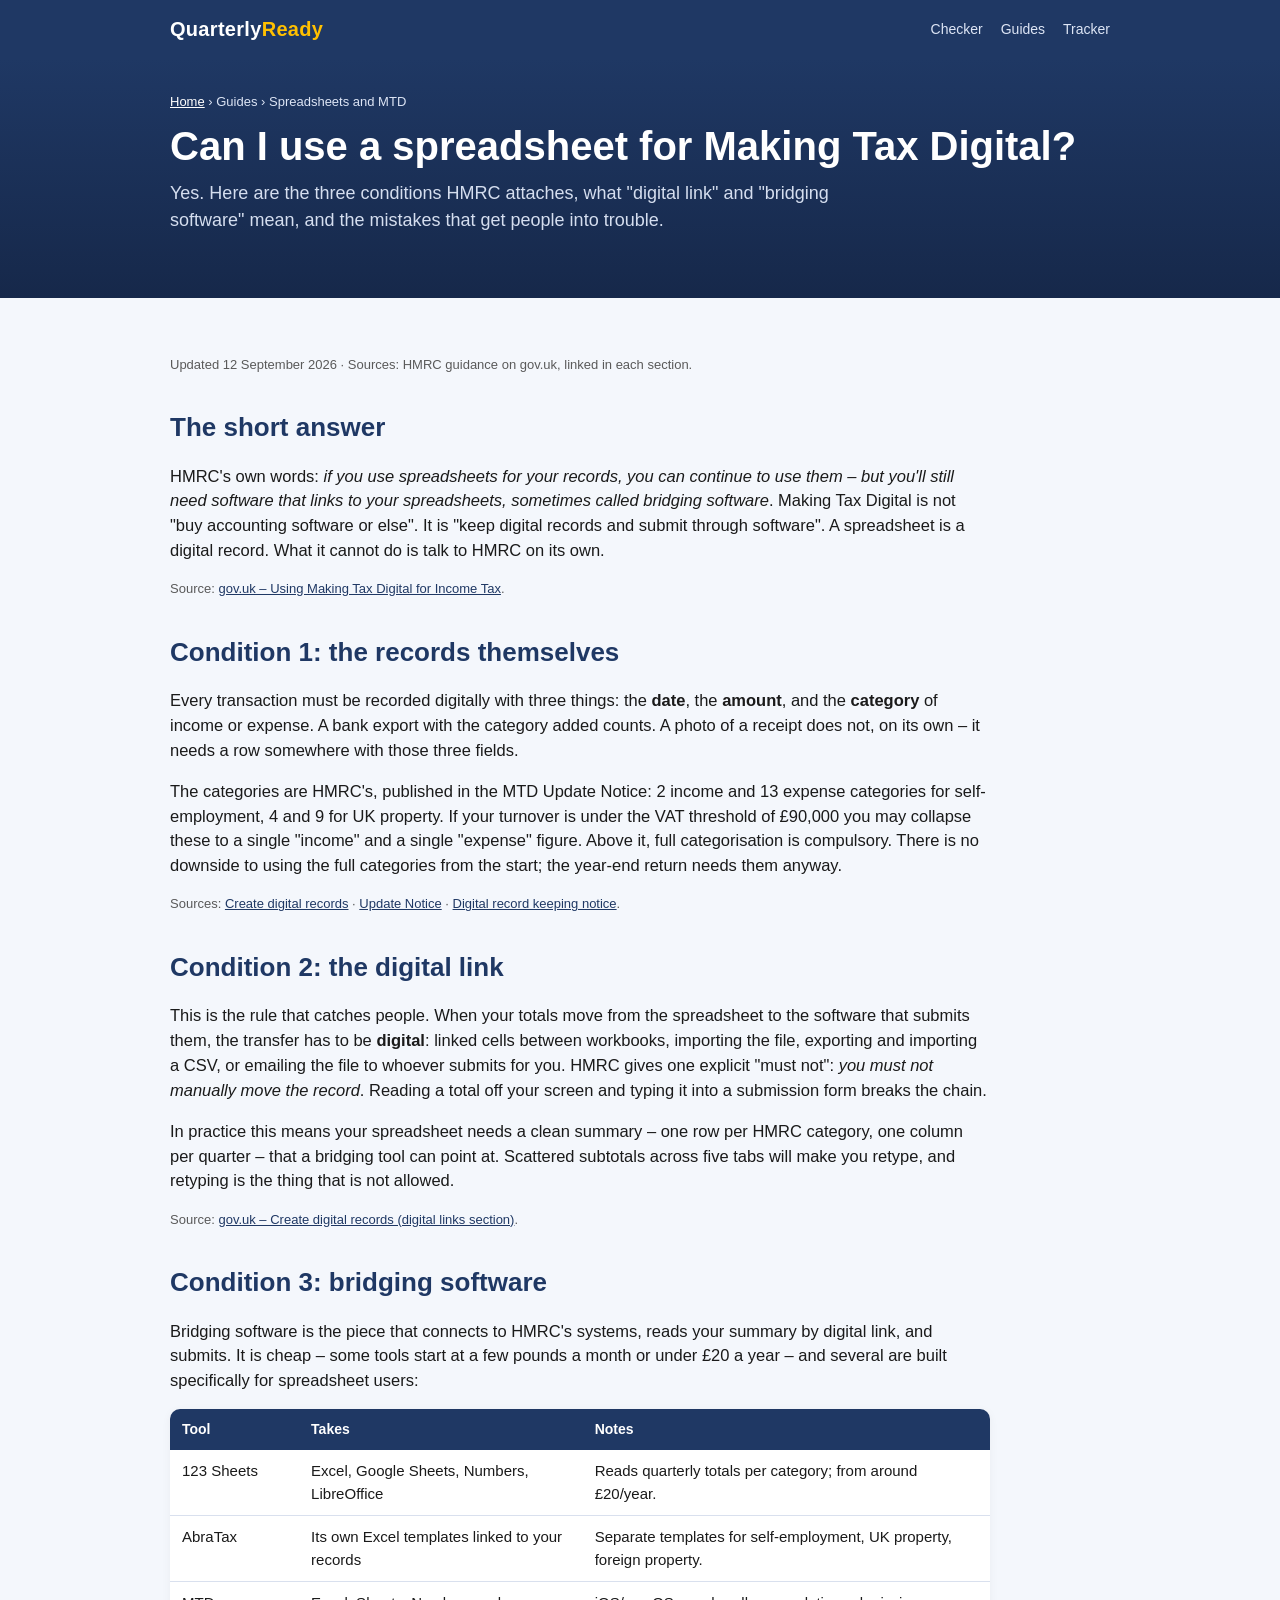
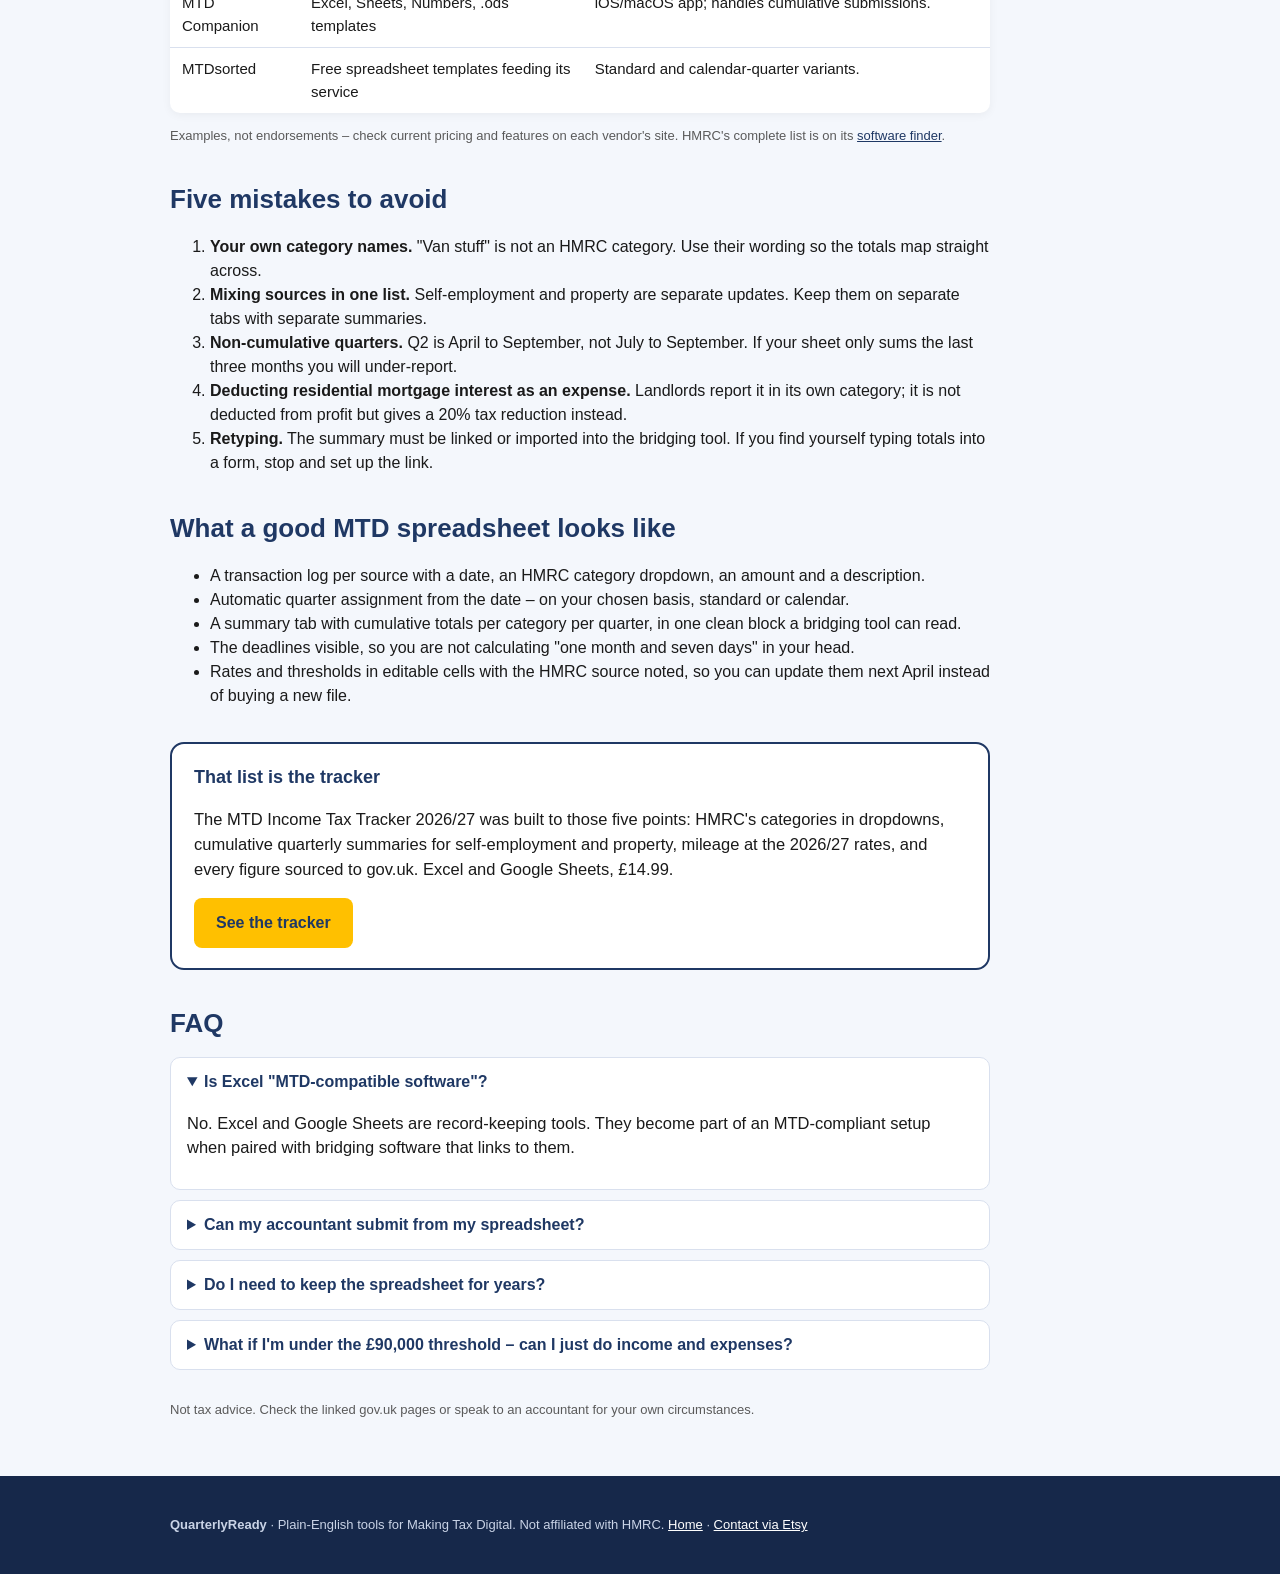
<file: spreadsheet-for-making-tax-digital.html>
<!DOCTYPE html>
<html lang="en-GB">
<head>
<meta charset="utf-8">
<meta name="viewport" content="width=device-width, initial-scale=1">
<title>Can I use a spreadsheet for Making Tax Digital? The rules, in plain English | QuarterlyReady</title>
<meta name="description" content="Yes – HMRC allows spreadsheets under MTD for Income Tax, with three conditions: proper digital records, a digital link to bridging software, and HMRC's categories. Here is exactly what that means.">
<link rel="canonical" href="https://remoteworksdesing.github.io/quarterlyready/spreadsheet-for-making-tax-digital.html">
<link rel="stylesheet" href="style.css">
<script type="application/ld+json">
{"@context":"https://schema.org","@type":"Article","headline":"Can I use a spreadsheet for Making Tax Digital? The rules","datePublished":"2026-09-12","dateModified":"2026-09-12","author":{"@type":"Organization","name":"QuarterlyReady"},"mainEntityOfPage":"https://remoteworksdesing.github.io/quarterlyready/spreadsheet-for-making-tax-digital.html"}
</script>
<script type="application/ld+json">
{"@context":"https://schema.org","@type":"FAQPage","mainEntity":[
{"@type":"Question","name":"Are spreadsheets allowed under Making Tax Digital for Income Tax?","acceptedAnswer":{"@type":"Answer","text":"Yes. HMRC states that if you use spreadsheets for your records you can continue to use them, but you need bridging software (or other MTD-compatible software) that links to the spreadsheet to send your quarterly updates and final return."}},
{"@type":"Question","name":"What is a digital link?","acceptedAnswer":{"@type":"Answer","text":"A transfer of data between software products without manual re-entry – for example linked cells, importing or exporting a file, or CSV/XML transfer. Copying figures by hand from a spreadsheet into a submission form is not a digital link."}},
{"@type":"Question","name":"What is bridging software?","acceptedAnswer":{"@type":"Answer","text":"Software that connects to HMRC's MTD system and takes your totals from a spreadsheet by digital link so they can be submitted. Examples include 123 Sheets, AbraTax, MTD Companion and MTDsorted; HMRC publishes the full list."}},
{"@type":"Question","name":"Does my spreadsheet need HMRC's categories?","acceptedAnswer":{"@type":"Answer","text":"Each transaction must be recorded with a date, an amount and a category. Below the £90,000 VAT threshold HMRC accepts simply 'income' and 'expense'; above it the full HMRC categories are required. Using the full categories from the start is accepted in all cases."}}
]}
</script>
</head>
<body>
<header><div class="wrap" style="display:flex;justify-content:space-between;align-items:center">
  <div class="brand"><a href="index.html" style="color:#fff;text-decoration:none">Quarterly<span>Ready</span></a></div>
  <nav><a href="index.html#checker">Checker</a><a href="index.html#guides">Guides</a><a href="index.html#tracker">Tracker</a></nav>
</div></header>

<div class="hero small"><div class="wrap">
  <div class="breadcrumb"><a href="index.html">Home</a> › Guides › Spreadsheets and MTD</div>
  <h1>Can I use a spreadsheet for Making Tax Digital?</h1>
  <p>Yes. Here are the three conditions HMRC attaches, what "digital link" and "bridging software" mean, and the mistakes that get people into trouble.</p>
</div></div>

<section><div class="wrap"><article>
<p class="updated">Updated 12 September 2026 · Sources: HMRC guidance on gov.uk, linked in each section.</p>

<h2>The short answer</h2>
<p>HMRC's own words: <em>if you use spreadsheets for your records, you can continue to use them – but you'll still need software that links to your spreadsheets, sometimes called bridging software</em>. Making Tax Digital is not "buy accounting software or else". It is "keep digital records and submit through software". A spreadsheet is a digital record. What it cannot do is talk to HMRC on its own.</p>
<p class="note">Source: <a href="https://www.gov.uk/guidance/use-making-tax-digital-for-income-tax/introduction">gov.uk – Using Making Tax Digital for Income Tax</a>.</p>

<h2>Condition 1: the records themselves</h2>
<p>Every transaction must be recorded digitally with three things: the <strong>date</strong>, the <strong>amount</strong>, and the <strong>category</strong> of income or expense. A bank export with the category added counts. A photo of a receipt does not, on its own – it needs a row somewhere with those three fields.</p>
<p>The categories are HMRC's, published in the MTD Update Notice: 2 income and 13 expense categories for self-employment, 4 and 9 for UK property. If your turnover is under the VAT threshold of £90,000 you may collapse these to a single "income" and a single "expense" figure. Above it, full categorisation is compulsory. There is no downside to using the full categories from the start; the year-end return needs them anyway.</p>
<p class="note">Sources: <a href="https://www.gov.uk/guidance/use-making-tax-digital-for-income-tax/create-digital-records">Create digital records</a> · <a href="https://www.gov.uk/government/publications/update-notice-for-making-tax-digital-for-income-tax/making-tax-digital-for-income-tax-update-notice">Update Notice</a> · <a href="https://www.gov.uk/government/publications/digital-record-keeping-notice-for-making-tax-digital-for-income-tax/making-tax-digital-for-income-tax-digital-record-keeping-notice">Digital record keeping notice</a>.</p>

<h2>Condition 2: the digital link</h2>
<p>This is the rule that catches people. When your totals move from the spreadsheet to the software that submits them, the transfer has to be <strong>digital</strong>: linked cells between workbooks, importing the file, exporting and importing a CSV, or emailing the file to whoever submits for you. HMRC gives one explicit "must not": <em>you must not manually move the record</em>. Reading a total off your screen and typing it into a submission form breaks the chain.</p>
<p>In practice this means your spreadsheet needs a clean summary – one row per HMRC category, one column per quarter – that a bridging tool can point at. Scattered subtotals across five tabs will make you retype, and retyping is the thing that is not allowed.</p>
<p class="note">Source: <a href="https://www.gov.uk/guidance/use-making-tax-digital-for-income-tax/create-digital-records">gov.uk – Create digital records (digital links section)</a>.</p>

<h2>Condition 3: bridging software</h2>
<p>Bridging software is the piece that connects to HMRC's systems, reads your summary by digital link, and submits. It is cheap – some tools start at a few pounds a month or under £20 a year – and several are built specifically for spreadsheet users:</p>
<table>
  <tr><th>Tool</th><th>Takes</th><th>Notes</th></tr>
  <tr><td>123 Sheets</td><td>Excel, Google Sheets, Numbers, LibreOffice</td><td>Reads quarterly totals per category; from around £20/year.</td></tr>
  <tr><td>AbraTax</td><td>Its own Excel templates linked to your records</td><td>Separate templates for self-employment, UK property, foreign property.</td></tr>
  <tr><td>MTD Companion</td><td>Excel, Sheets, Numbers, .ods templates</td><td>iOS/macOS app; handles cumulative submissions.</td></tr>
  <tr><td>MTDsorted</td><td>Free spreadsheet templates feeding its service</td><td>Standard and calendar-quarter variants.</td></tr>
</table>
<p class="note">Examples, not endorsements – check current pricing and features on each vendor's site. HMRC's complete list is on its <a href="https://www.gov.uk/guidance/find-software-thats-compatible-with-making-tax-digital-for-income-tax">software finder</a>.</p>

<h2>Five mistakes to avoid</h2>
<ol>
  <li><strong>Your own category names.</strong> "Van stuff" is not an HMRC category. Use their wording so the totals map straight across.</li>
  <li><strong>Mixing sources in one list.</strong> Self-employment and property are separate updates. Keep them on separate tabs with separate summaries.</li>
  <li><strong>Non-cumulative quarters.</strong> Q2 is April to September, not July to September. If your sheet only sums the last three months you will under-report.</li>
  <li><strong>Deducting residential mortgage interest as an expense.</strong> Landlords report it in its own category; it is not deducted from profit but gives a 20% tax reduction instead.</li>
  <li><strong>Retyping.</strong> The summary must be linked or imported into the bridging tool. If you find yourself typing totals into a form, stop and set up the link.</li>
</ol>

<h2>What a good MTD spreadsheet looks like</h2>
<ul>
  <li>A transaction log per source with a date, an HMRC category dropdown, an amount and a description.</li>
  <li>Automatic quarter assignment from the date – on your chosen basis, standard or calendar.</li>
  <li>A summary tab with cumulative totals per category per quarter, in one clean block a bridging tool can read.</li>
  <li>The deadlines visible, so you are not calculating "one month and seven days" in your head.</li>
  <li>Rates and thresholds in editable cells with the HMRC source noted, so you can update them next April instead of buying a new file.</li>
</ul>

<div class="cta-box">
  <h3>That list is the tracker</h3>
  <p>The MTD Income Tax Tracker 2026/27 was built to those five points: HMRC's categories in dropdowns, cumulative quarterly summaries for self-employment and property, mileage at the 2026/27 rates, and every figure sourced to gov.uk. Excel and Google Sheets, £14.99.</p>
  <a class="btn" href="index.html#tracker">See the tracker</a>
</div>

<h2>FAQ</h2>
<details open><summary>Is Excel "MTD-compatible software"?</summary><p>No. Excel and Google Sheets are record-keeping tools. They become part of an MTD-compliant setup when paired with bridging software that links to them.</p></details>
<details><summary>Can my accountant submit from my spreadsheet?</summary><p>Yes. Emailing them the file is an accepted digital link; they then submit through their own software.</p></details>
<details><summary>Do I need to keep the spreadsheet for years?</summary><p>Yes – the usual record-keeping rules still apply (five years after the 31 January deadline for self-employed and landlords). Keep a copy of each year's file.</p></details>
<details><summary>What if I'm under the £90,000 threshold – can I just do income and expenses?</summary><p>You can. But the final return still asks for the category breakdown, so most people find it easier to categorise as they go.</p></details>

<p class="note" style="margin-top:30px">Not tax advice. Check the linked gov.uk pages or speak to an accountant for your own circumstances.</p>
</article></div></section>

<footer><div class="wrap"><p><strong>QuarterlyReady</strong> · Plain-English tools for Making Tax Digital. Not affiliated with HMRC. <a href="index.html">Home</a> · <a href="https://quarterlyreadyuk.etsy.com" rel="noopener">Contact via Etsy</a></p></div></footer>
</body>
</html>
</file>
<file: style.css>
:root{--navy:#1F3864;--navy2:#16284a;--accent:#FFC000;--bg:#f4f7fc;--text:#1a1a1a;--muted:#5a5a5a;--ok:#2e7d32;--warn:#c00000;--card:#fff;--line:#d9e0ee}
*{box-sizing:border-box}
body{margin:0;font-family:Arial,Helvetica,sans-serif;color:var(--text);background:var(--bg);line-height:1.5}
header{background:var(--navy);color:#fff;padding:14px 0}
.wrap{max-width:980px;margin:0 auto;padding:0 20px}
.brand{font-weight:bold;font-size:20px;letter-spacing:.3px}
.brand span{color:var(--accent)}
nav a{color:#dde5f5;text-decoration:none;margin-left:18px;font-size:14px}
.hero{background:linear-gradient(180deg,var(--navy) 0%,var(--navy2) 100%);color:#fff;padding:48px 0 56px}
.hero h1{font-size:clamp(26px,4vw,40px);margin:0 0 10px;line-height:1.2}
.hero p{font-size:18px;color:#d5deef;margin:0 0 26px;max-width:720px}
.checker{background:var(--card);color:var(--text);border-radius:14px;padding:22px;box-shadow:0 12px 40px rgba(0,0,0,.25);max-width:720px}
.checker h2{margin:0 0 6px;font-size:20px;color:var(--navy)}
.row{display:flex;gap:14px;flex-wrap:wrap;margin-top:12px}
.field{flex:1 1 220px}
label{display:block;font-size:13px;color:var(--muted);margin-bottom:4px}
input[type=number],select{width:100%;padding:11px 12px;border:1px solid var(--line);border-radius:8px;font-size:16px;font-family:inherit}
.btn{display:inline-block;background:var(--accent);color:var(--navy);font-weight:bold;border:0;border-radius:8px;padding:13px 22px;font-size:16px;cursor:pointer;text-decoration:none}
.btn.secondary{background:var(--navy);color:#fff}
.result{margin-top:16px;padding:16px;border-radius:10px;background:#f2f7ff;border:1px solid #c9d8f2;display:none}
.result p{color:var(--text);font-size:16px;margin:0 0 8px}
.result strong{color:var(--navy)}
.result .big{font-size:22px;font-weight:bold;color:var(--navy);margin:0 0 6px}
.result .ok{color:var(--ok)} .result .warn{color:var(--warn)}
section{padding:44px 0}
section h2{color:var(--navy);font-size:26px;margin:0 0 14px}
section h3{color:var(--navy);font-size:18px;margin:18px 0 6px}
table{width:100%;border-collapse:collapse;background:#fff;border-radius:10px;overflow:hidden;box-shadow:0 2px 10px rgba(0,0,0,.05)}
th{background:var(--navy);color:#fff;text-align:left;padding:10px 12px;font-size:14px}
td{padding:10px 12px;border-bottom:1px solid var(--line);font-size:15px;vertical-align:top}
tr:last-child td{border-bottom:0}
.note{font-size:13px;color:var(--muted)}
.cards{display:grid;grid-template-columns:repeat(auto-fit,minmax(240px,1fr));gap:16px}
.card{background:#fff;border:1px solid var(--line);border-radius:12px;padding:18px}
.card h3{margin-top:0}
.product{background:#fff;border:2px solid var(--navy);border-radius:16px;padding:26px;display:grid;grid-template-columns:1.1fr 1fr;gap:26px;align-items:center}
.product img{width:100%;border-radius:10px;border:1px solid var(--line)}
.product ul{padding-left:18px;margin:10px 0 16px}
.product li{margin-bottom:6px}
.price{font-size:30px;font-weight:bold;color:var(--navy)}
.price small{font-size:14px;color:var(--muted);font-weight:normal}
.cta{display:flex;gap:12px;flex-wrap:wrap}
details{background:#fff;border:1px solid var(--line);border-radius:10px;padding:12px 16px;margin-bottom:10px}
summary{font-weight:bold;color:var(--navy);cursor:pointer}
footer{background:var(--navy2);color:#c9d3e6;padding:26px 0;font-size:13px}
footer a{color:#fff}
@media (max-width:760px){.product{grid-template-columns:1fr}}
/* guide pages */
article{max-width:820px}
article p{font-size:16.5px}
article h2{margin-top:34px}
.cta-box{background:#fff;border:2px solid var(--navy);border-radius:14px;padding:20px 22px;margin:34px 0}
.cta-box h3{margin:0 0 6px;color:var(--navy)}
.breadcrumb{font-size:13px;color:#dde5f5;margin-bottom:10px}
.breadcrumb a{color:#fff}
.hero.small{padding:34px 0 38px}
.updated{font-size:13px;color:var(--muted);margin-bottom:18px}
.guides{display:grid;grid-template-columns:repeat(auto-fit,minmax(260px,1fr));gap:16px}
.guides a{display:block;background:#fff;border:1px solid var(--line);border-radius:12px;padding:18px;text-decoration:none;color:var(--text)}
.guides a strong{display:block;color:var(--navy);margin-bottom:6px;font-size:17px}
.guides a:hover{border-color:var(--navy)}
article a{color:var(--navy)}
</file>
